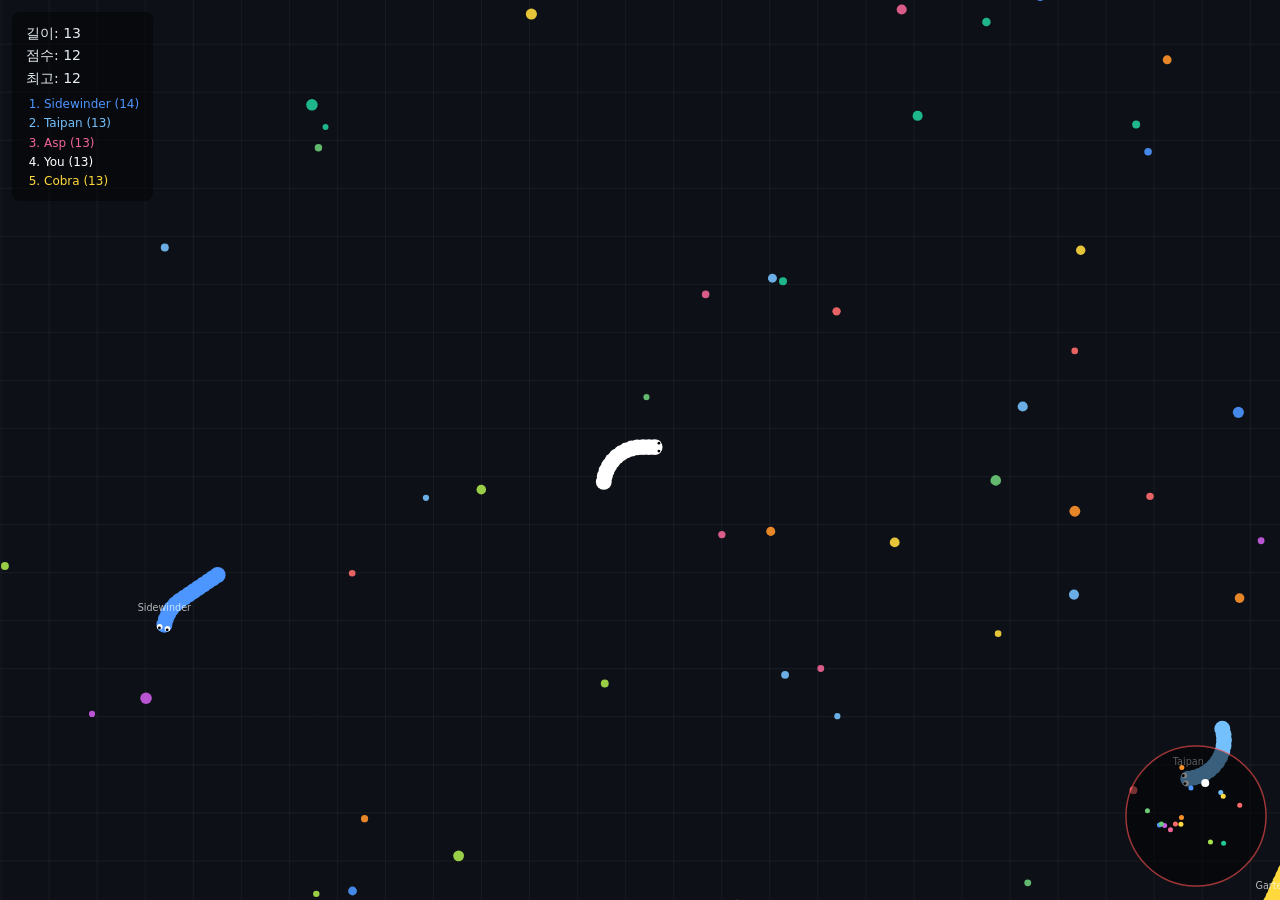
<file: game2/index.html>
<!DOCTYPE html>
<html lang="ko">
<head>
  <meta charset="UTF-8">
  <meta name="viewport" content="width=device-width, initial-scale=1.0">
  <title>Slither 지렁이 게임</title>
  <link rel="stylesheet" href="style.css">
</head>
<body>
  <canvas id="game"></canvas>

  <div id="hud">
    <div>길이: <span id="hud-length">0</span></div>
    <div>점수: <span id="hud-score">0</span></div>
    <div>최고: <span id="hud-high">0</span></div>
    <ol id="hud-rank"></ol>
  </div>

  <div id="overlay-start" class="overlay">
    <h1>지렁이 게임</h1>
    <p>마우스로 방향을 조작하고, 클릭 또는 스페이스로 부스트하세요.</p>
    <p>최고 점수: <span id="start-high">0</span></p>
    <button id="btn-start">시작</button>
  </div>

  <div id="overlay-over" class="overlay hidden">
    <h1>게임 오버</h1>
    <p>점수: <span id="over-score">0</span></p>
    <p id="over-newhigh" class="hidden">🎉 새로운 최고 기록!</p>
    <p>최고 점수: <span id="over-high">0</span></p>
    <button id="btn-restart">다시 시작</button>
  </div>

  <script type="module" src="js/main.js?v=1788845795"></script>
  <script src="js/__selftest.js?v=1788845795"></script>
</body>
</html>
</file>
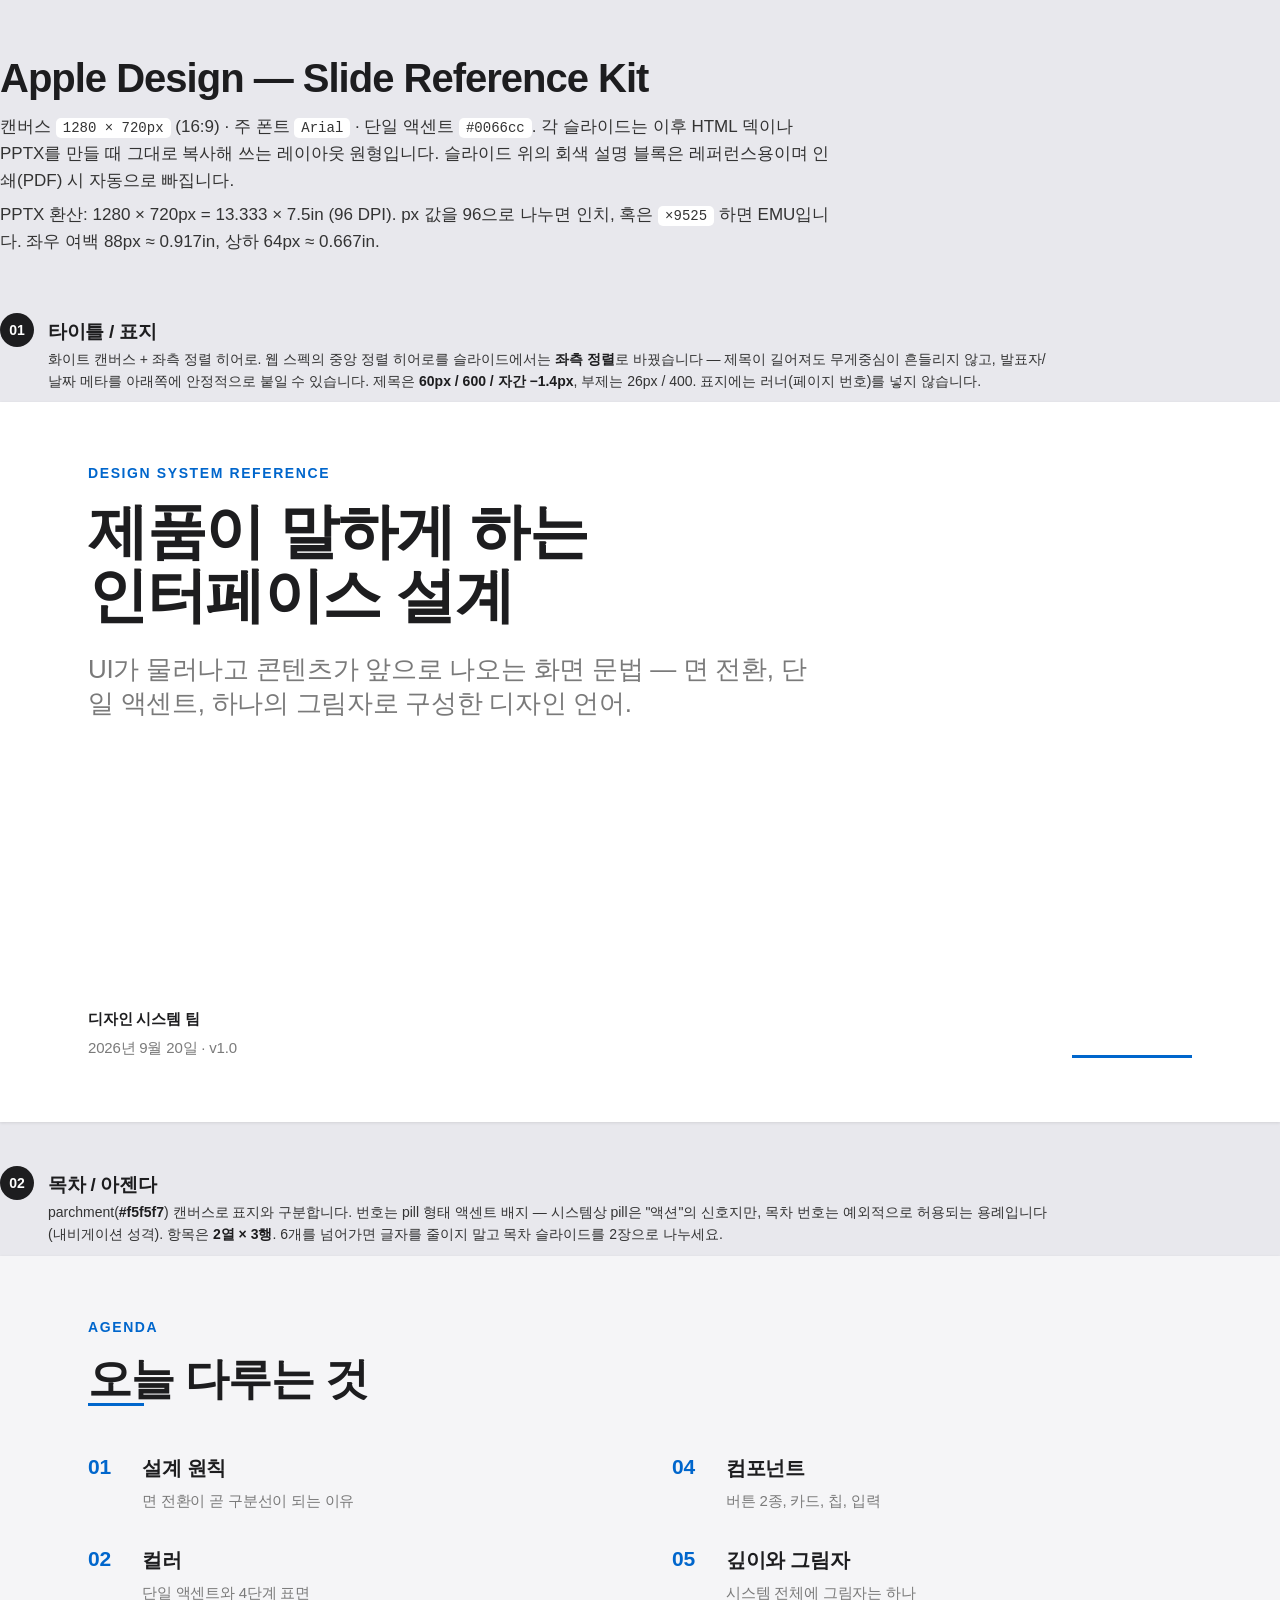
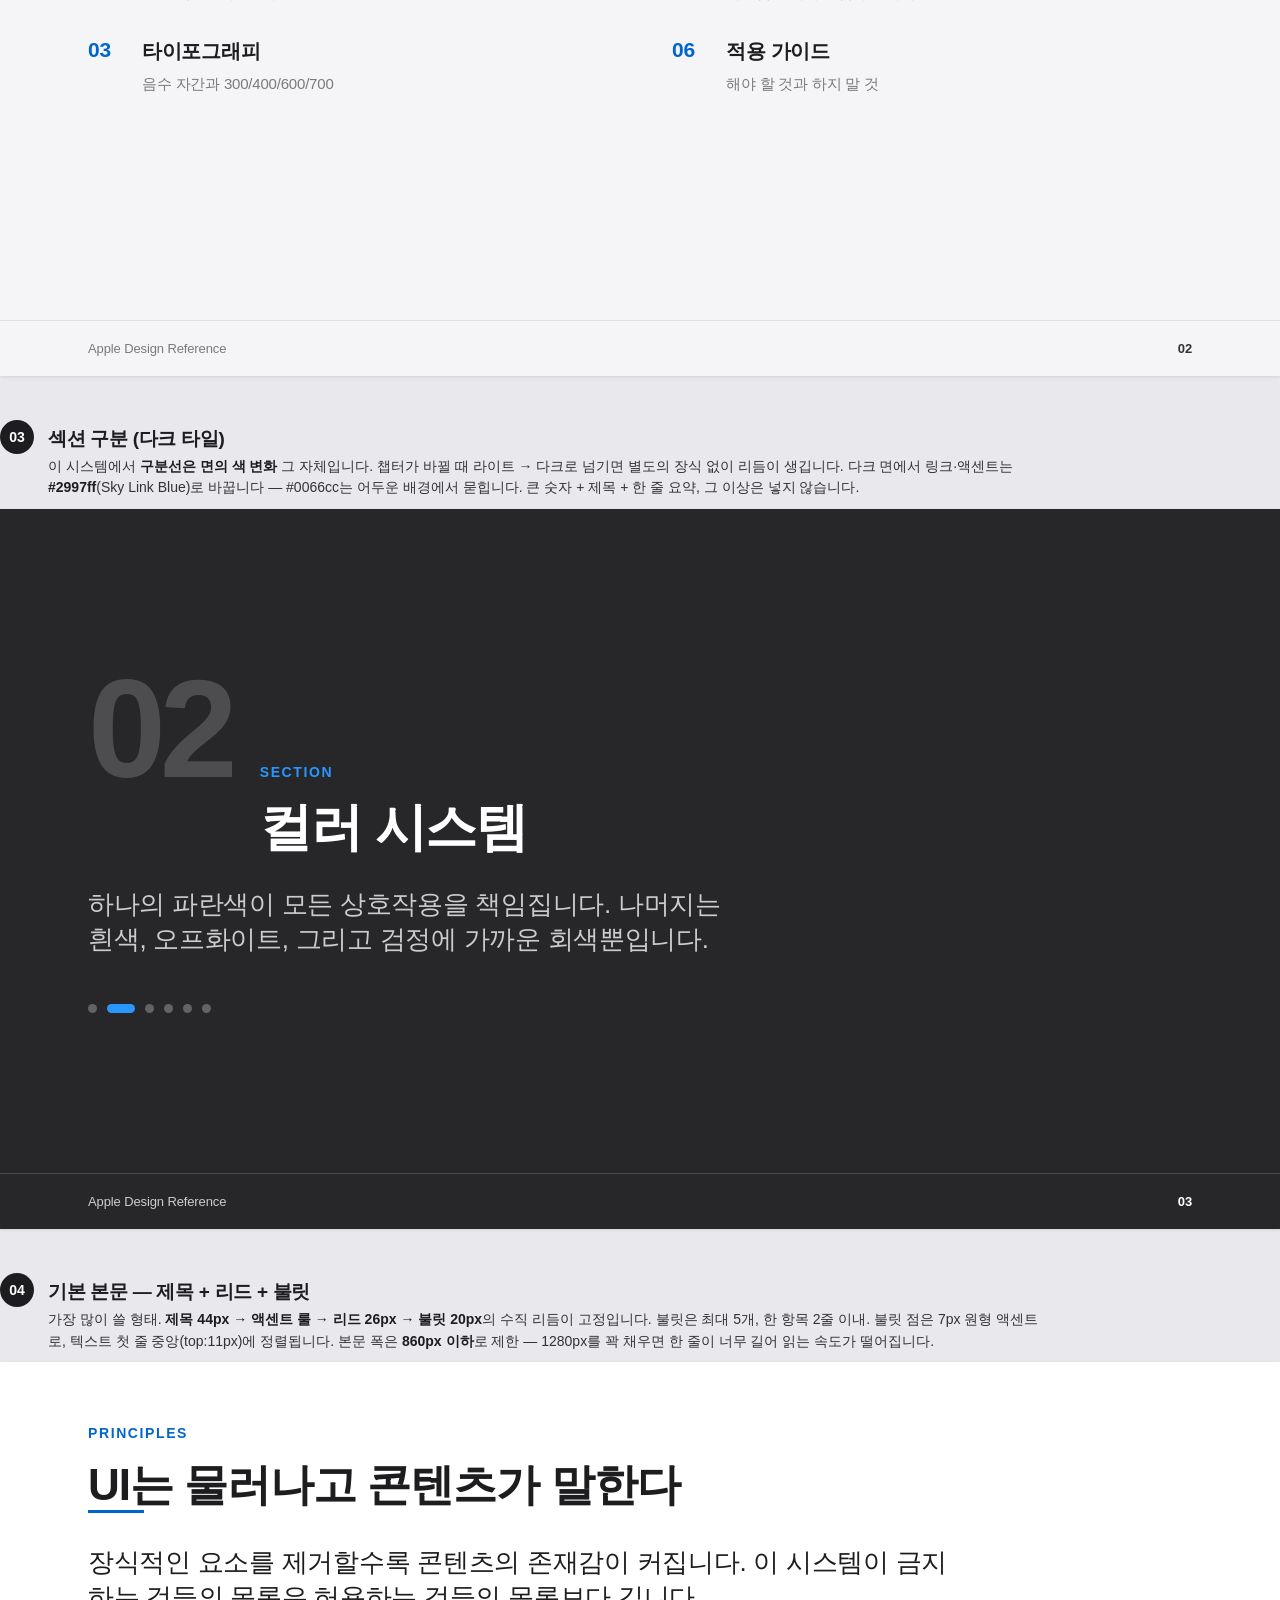
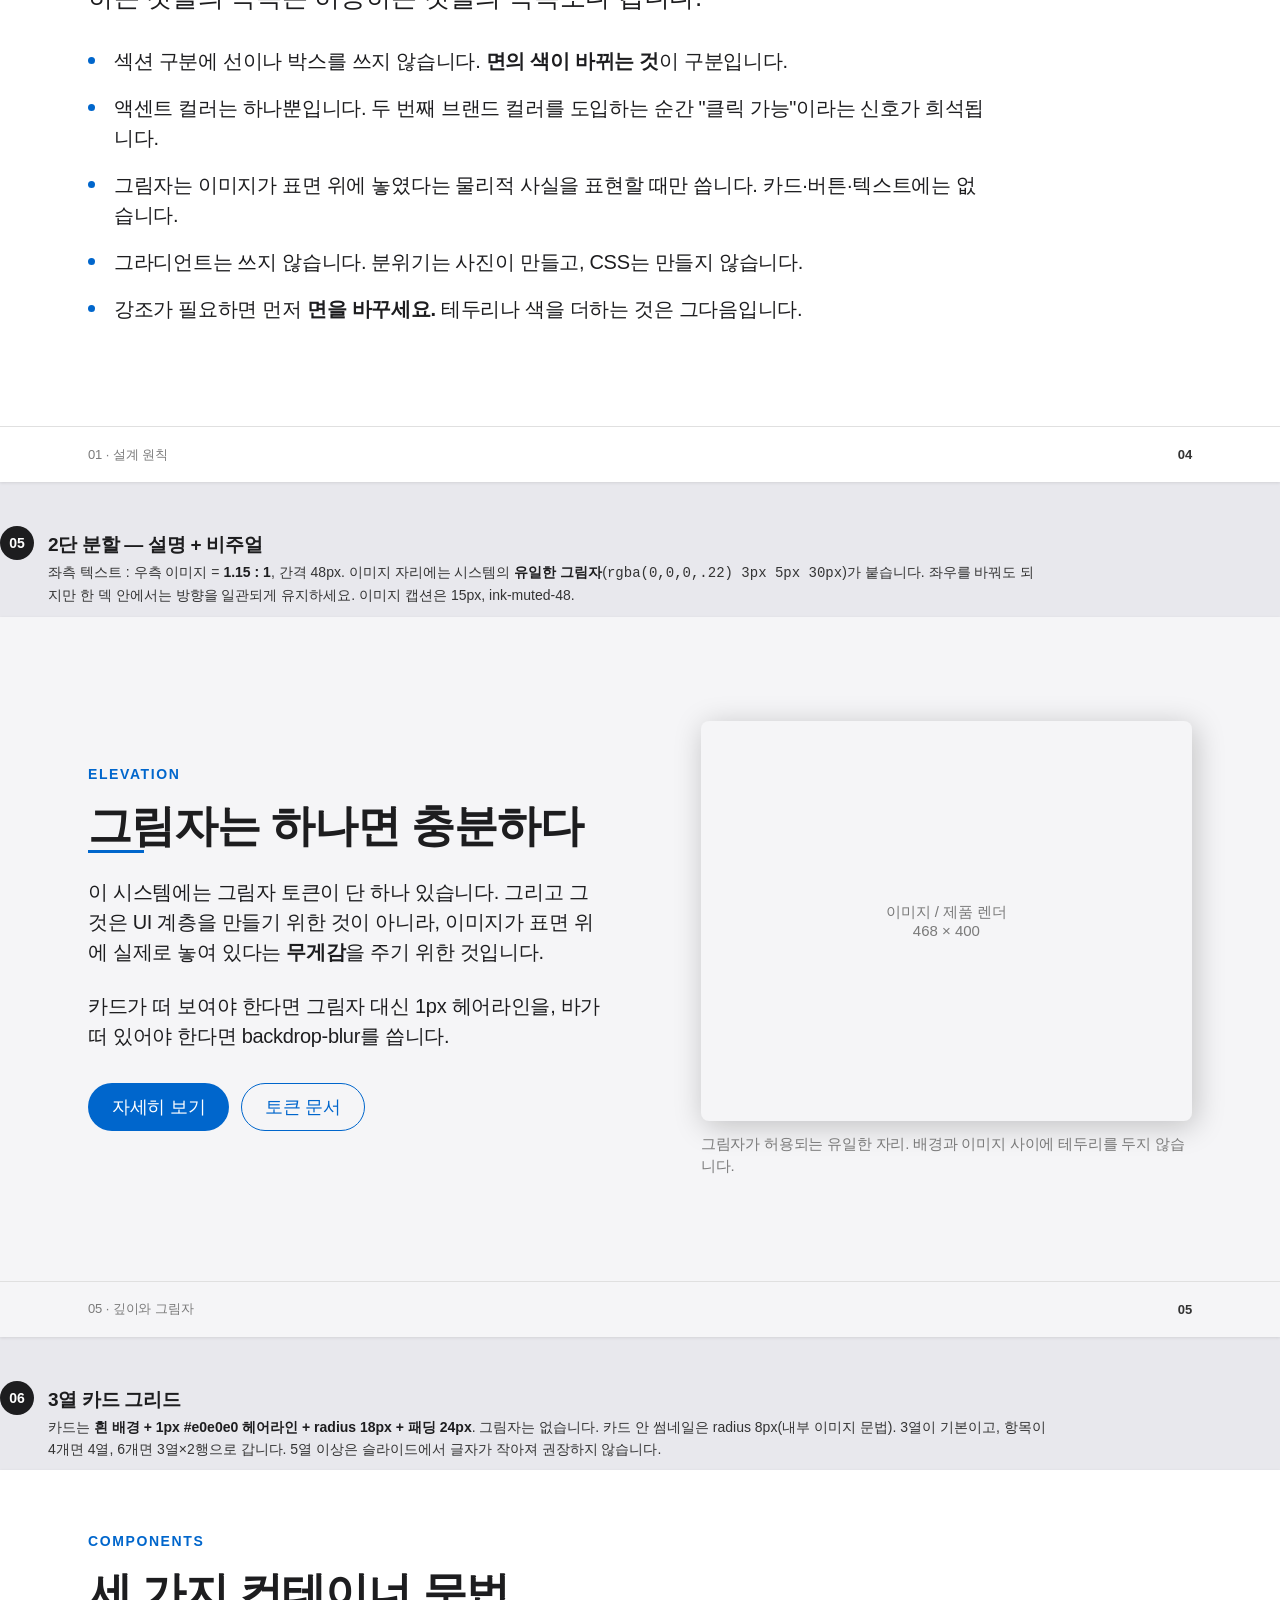
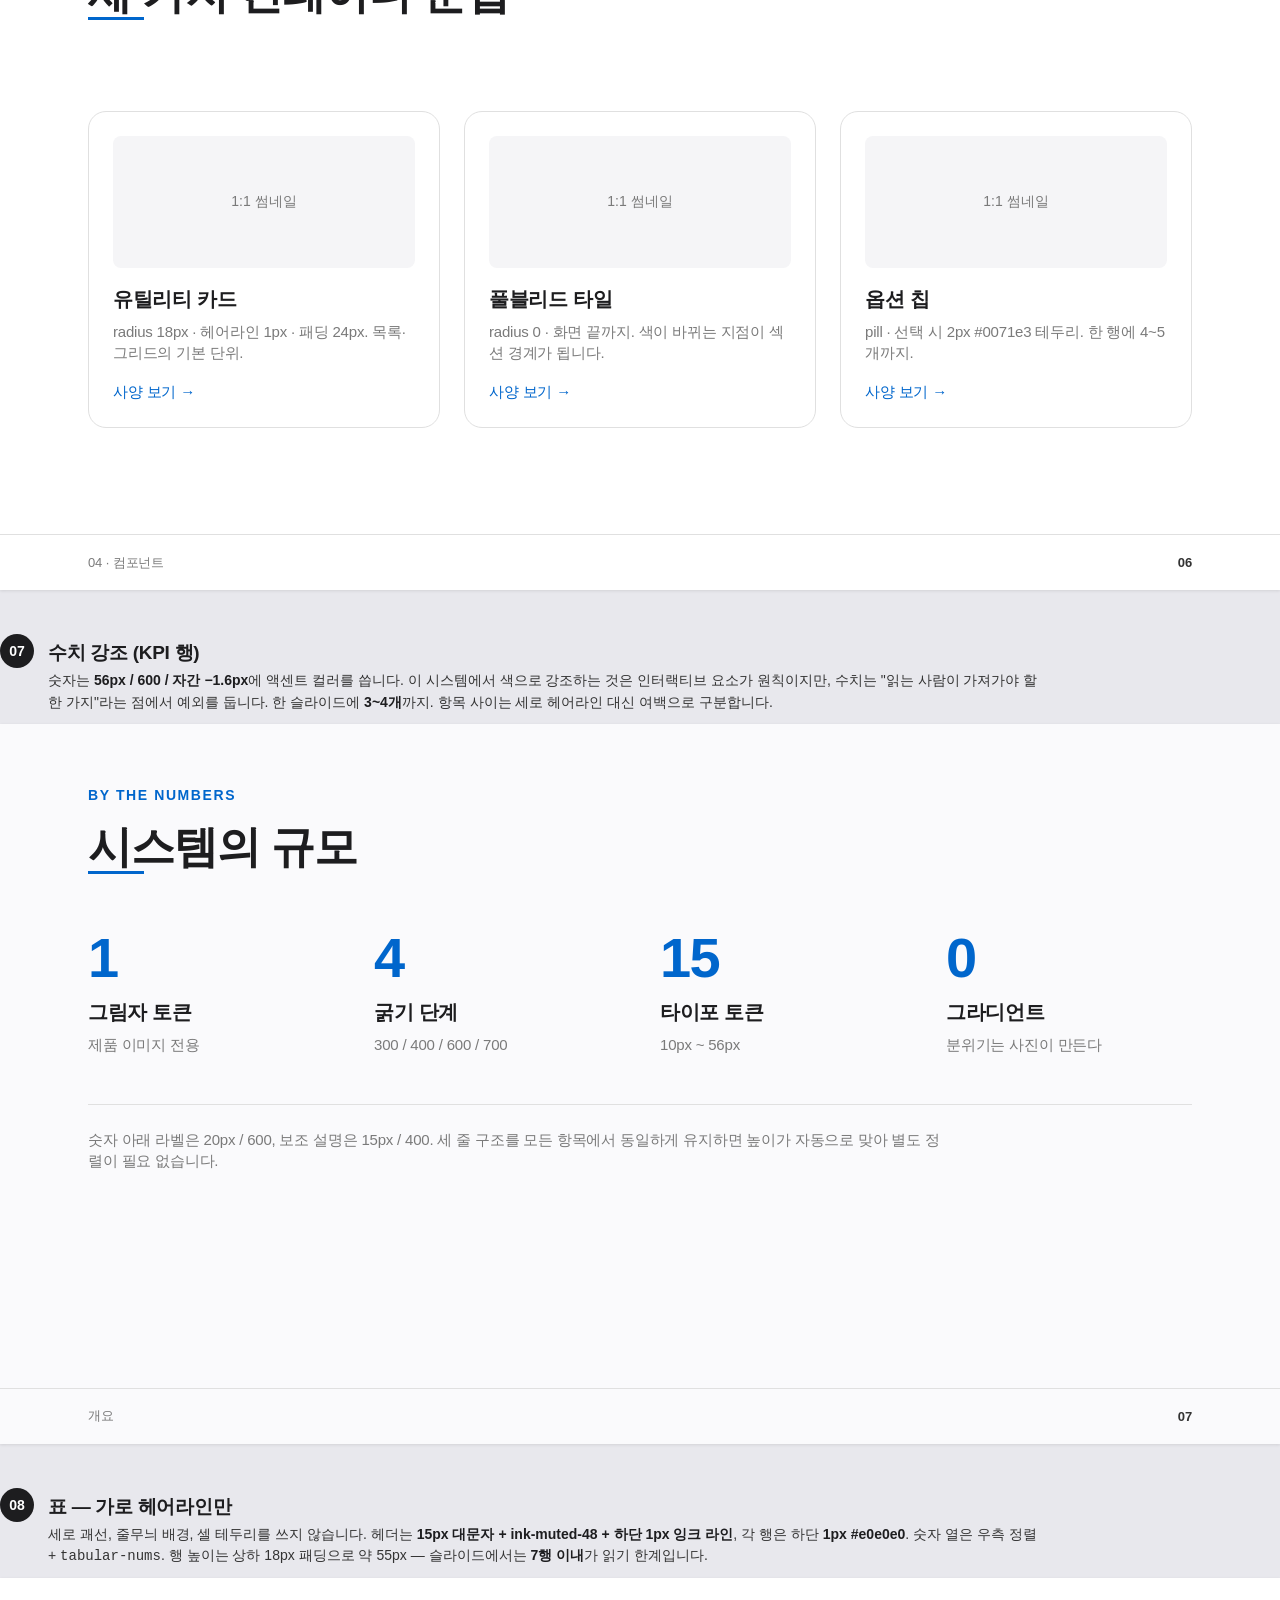
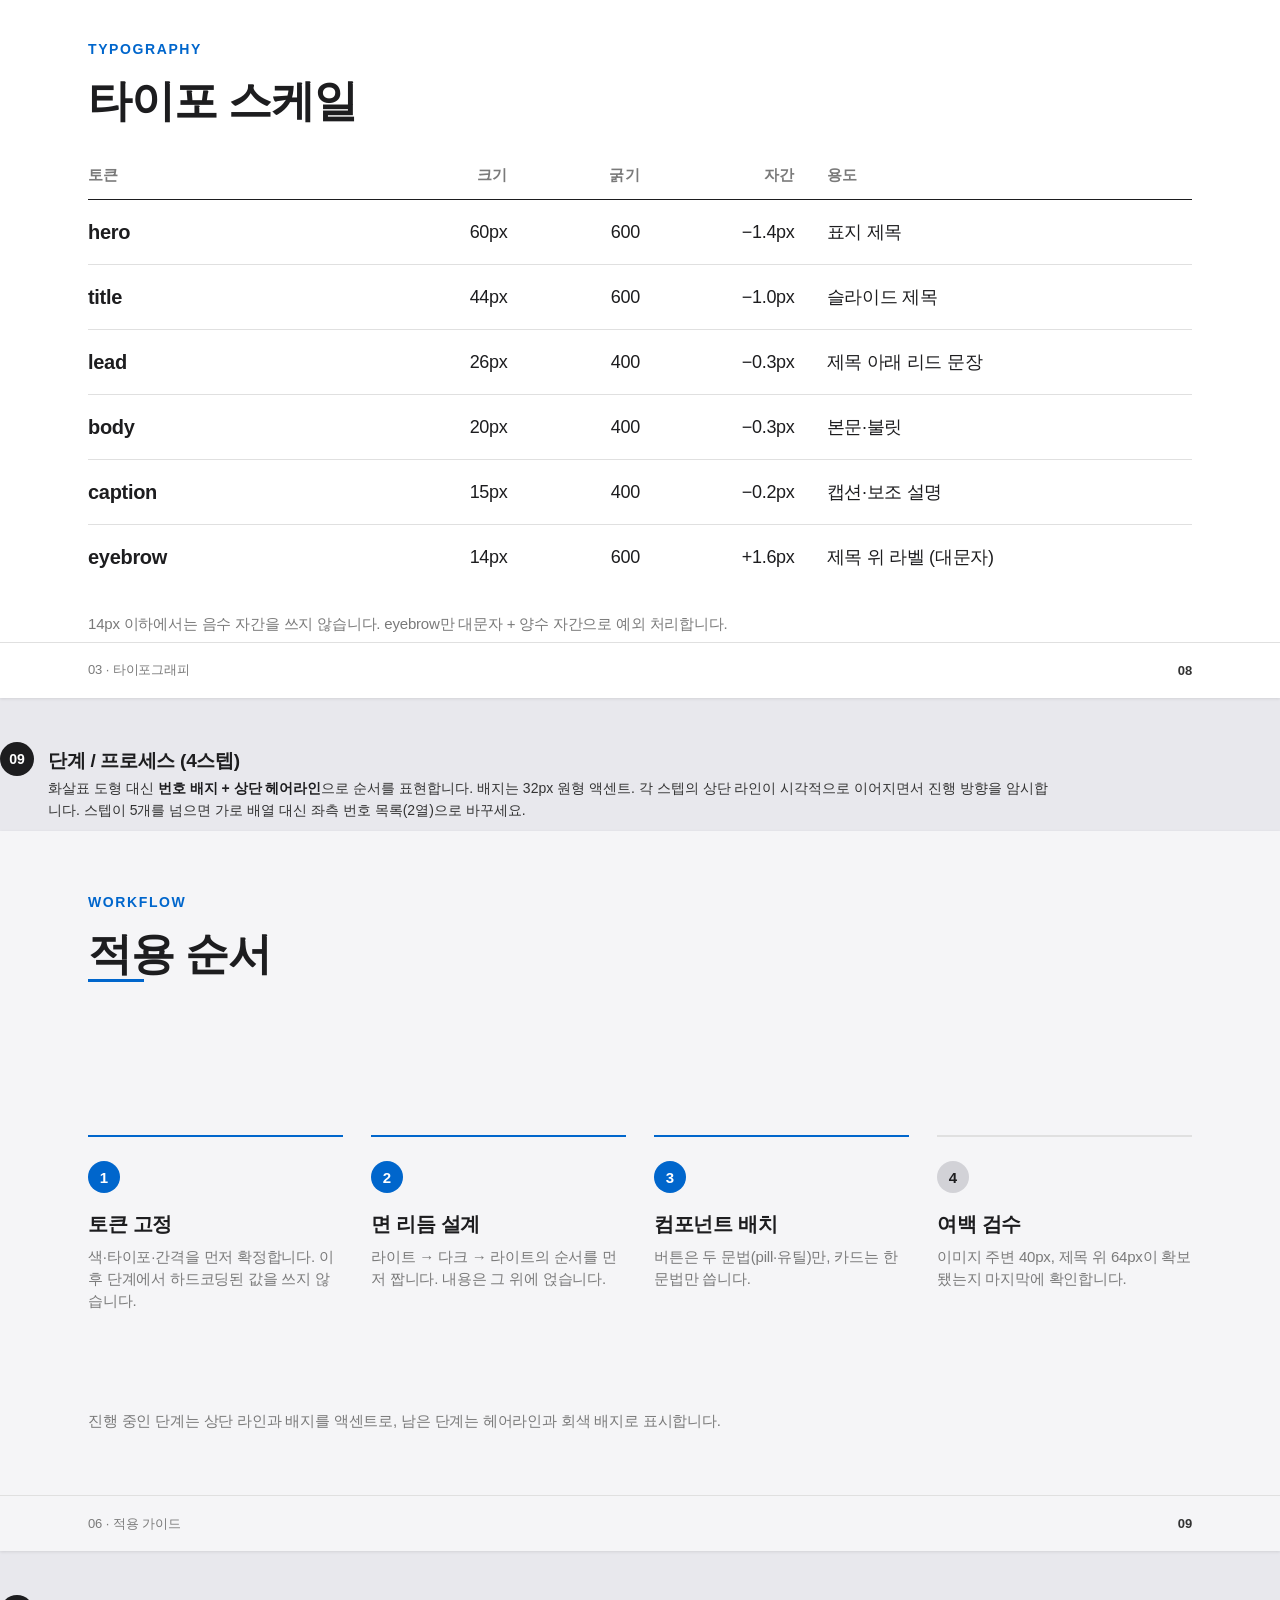
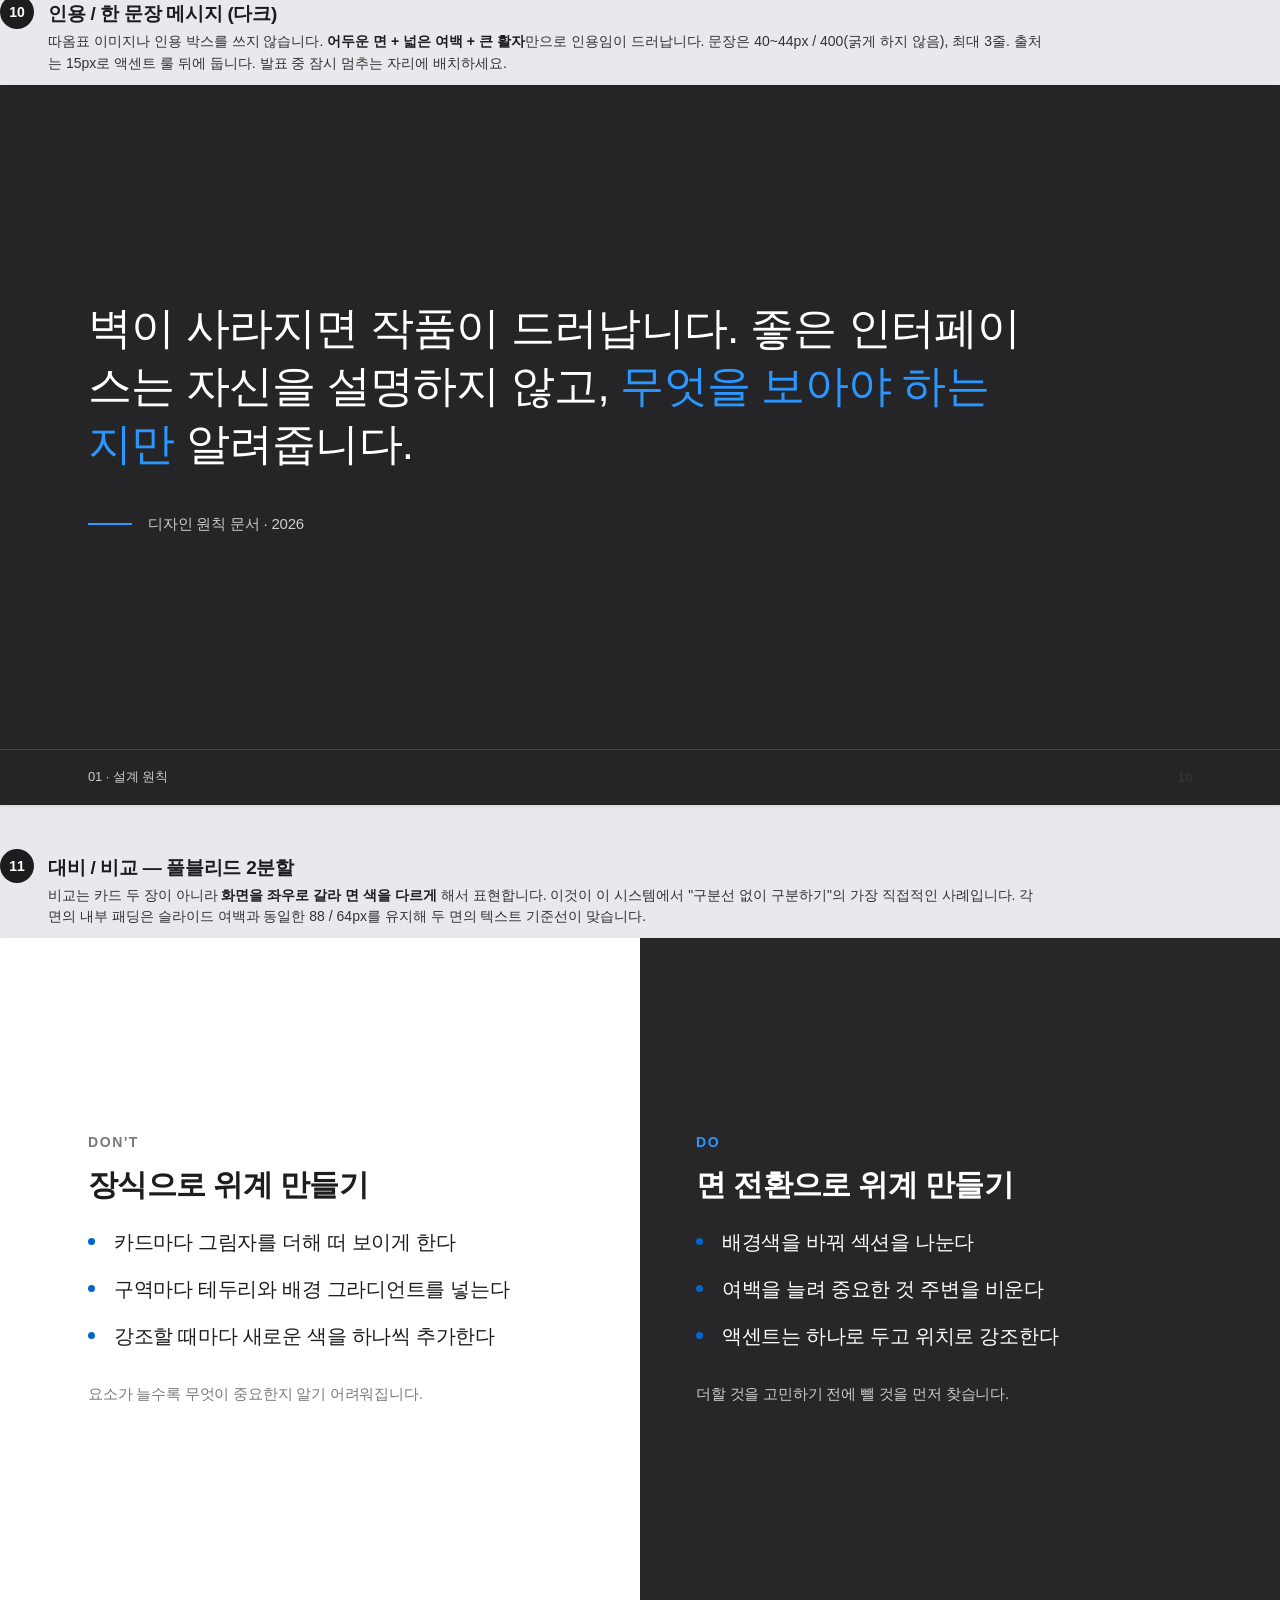
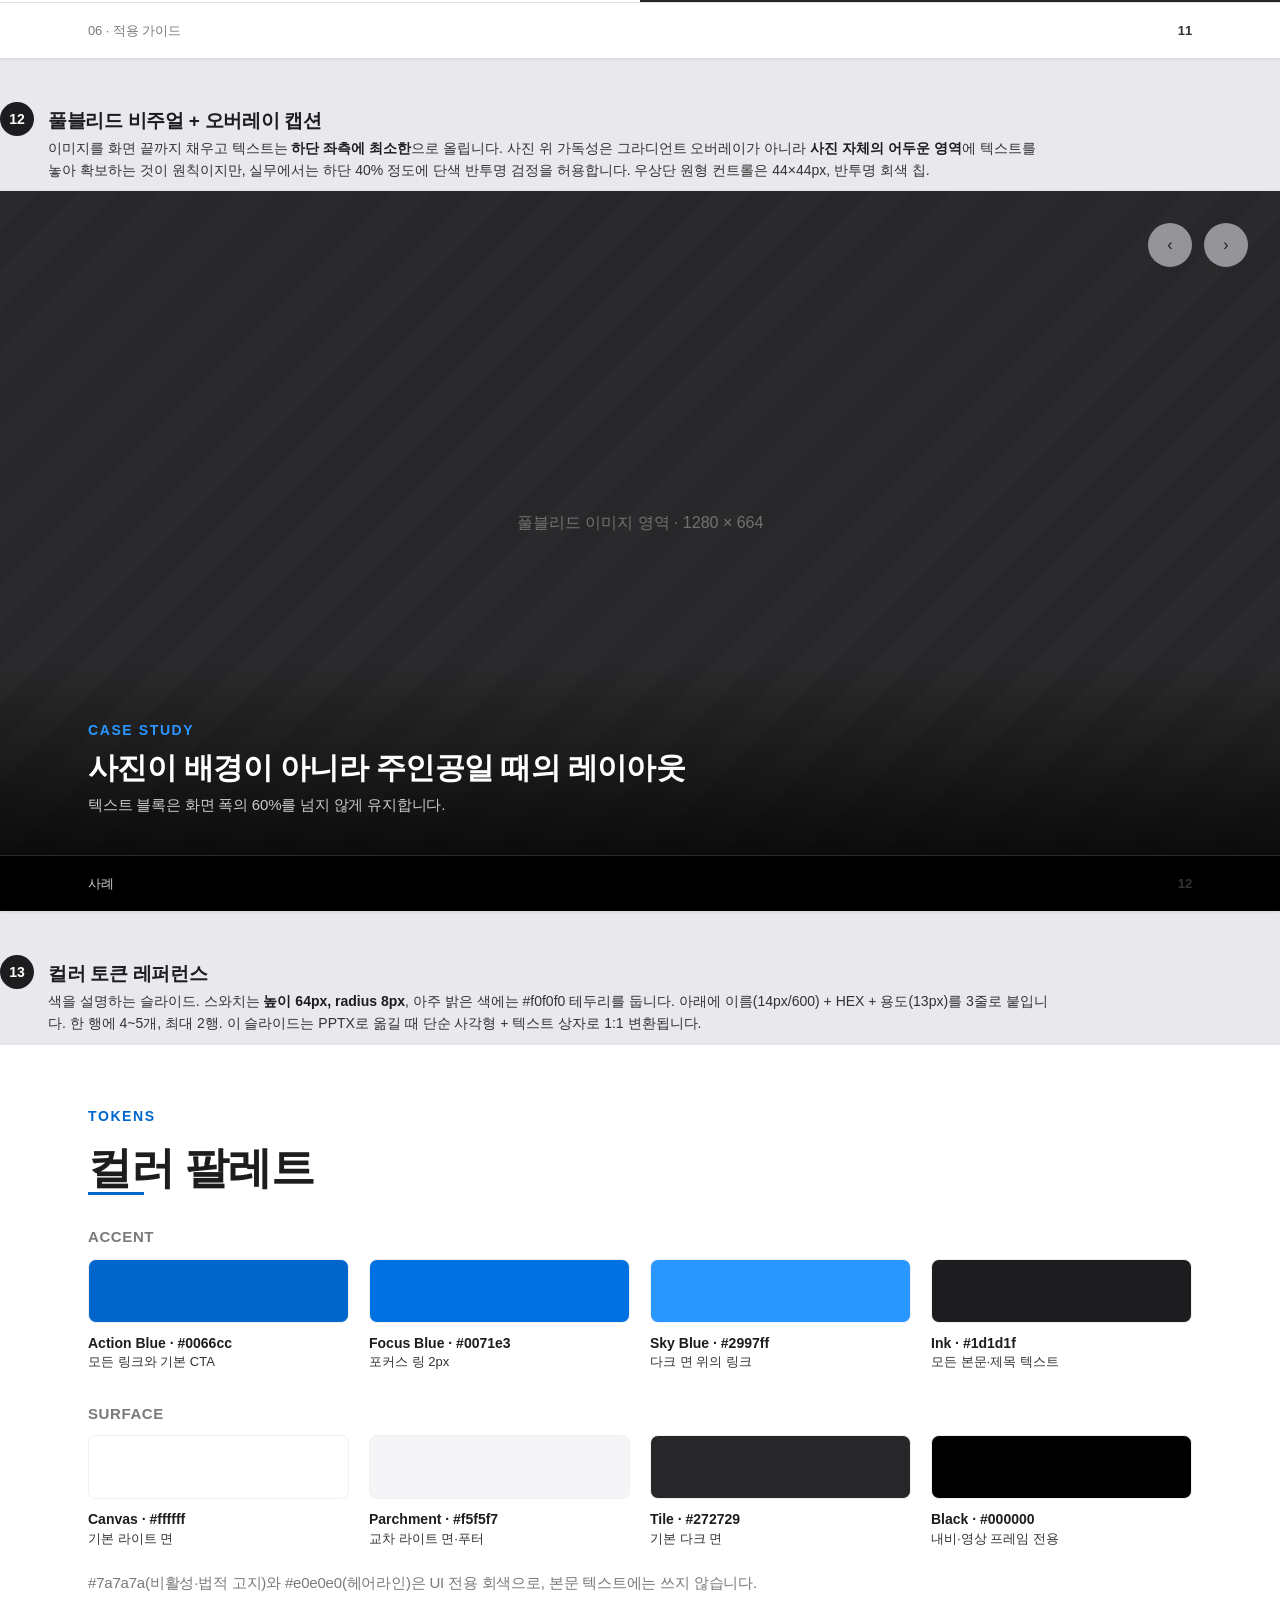
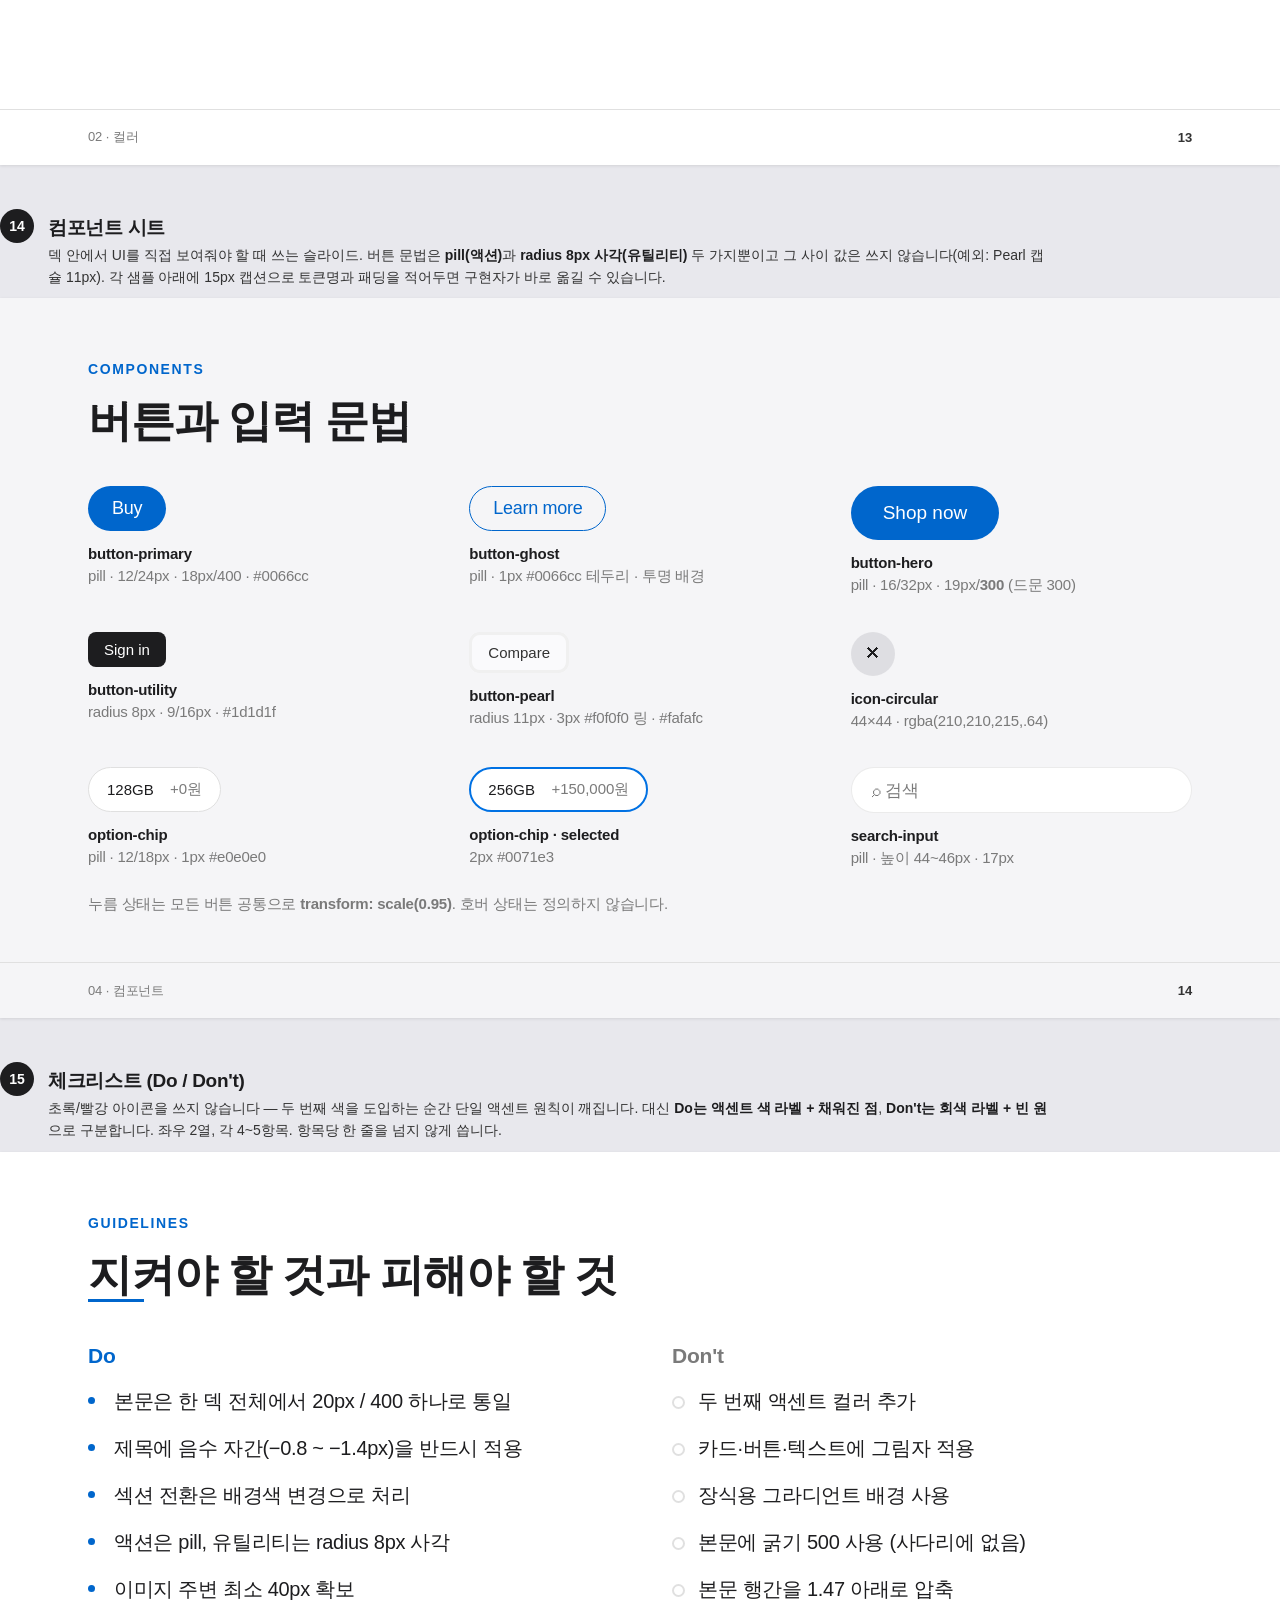
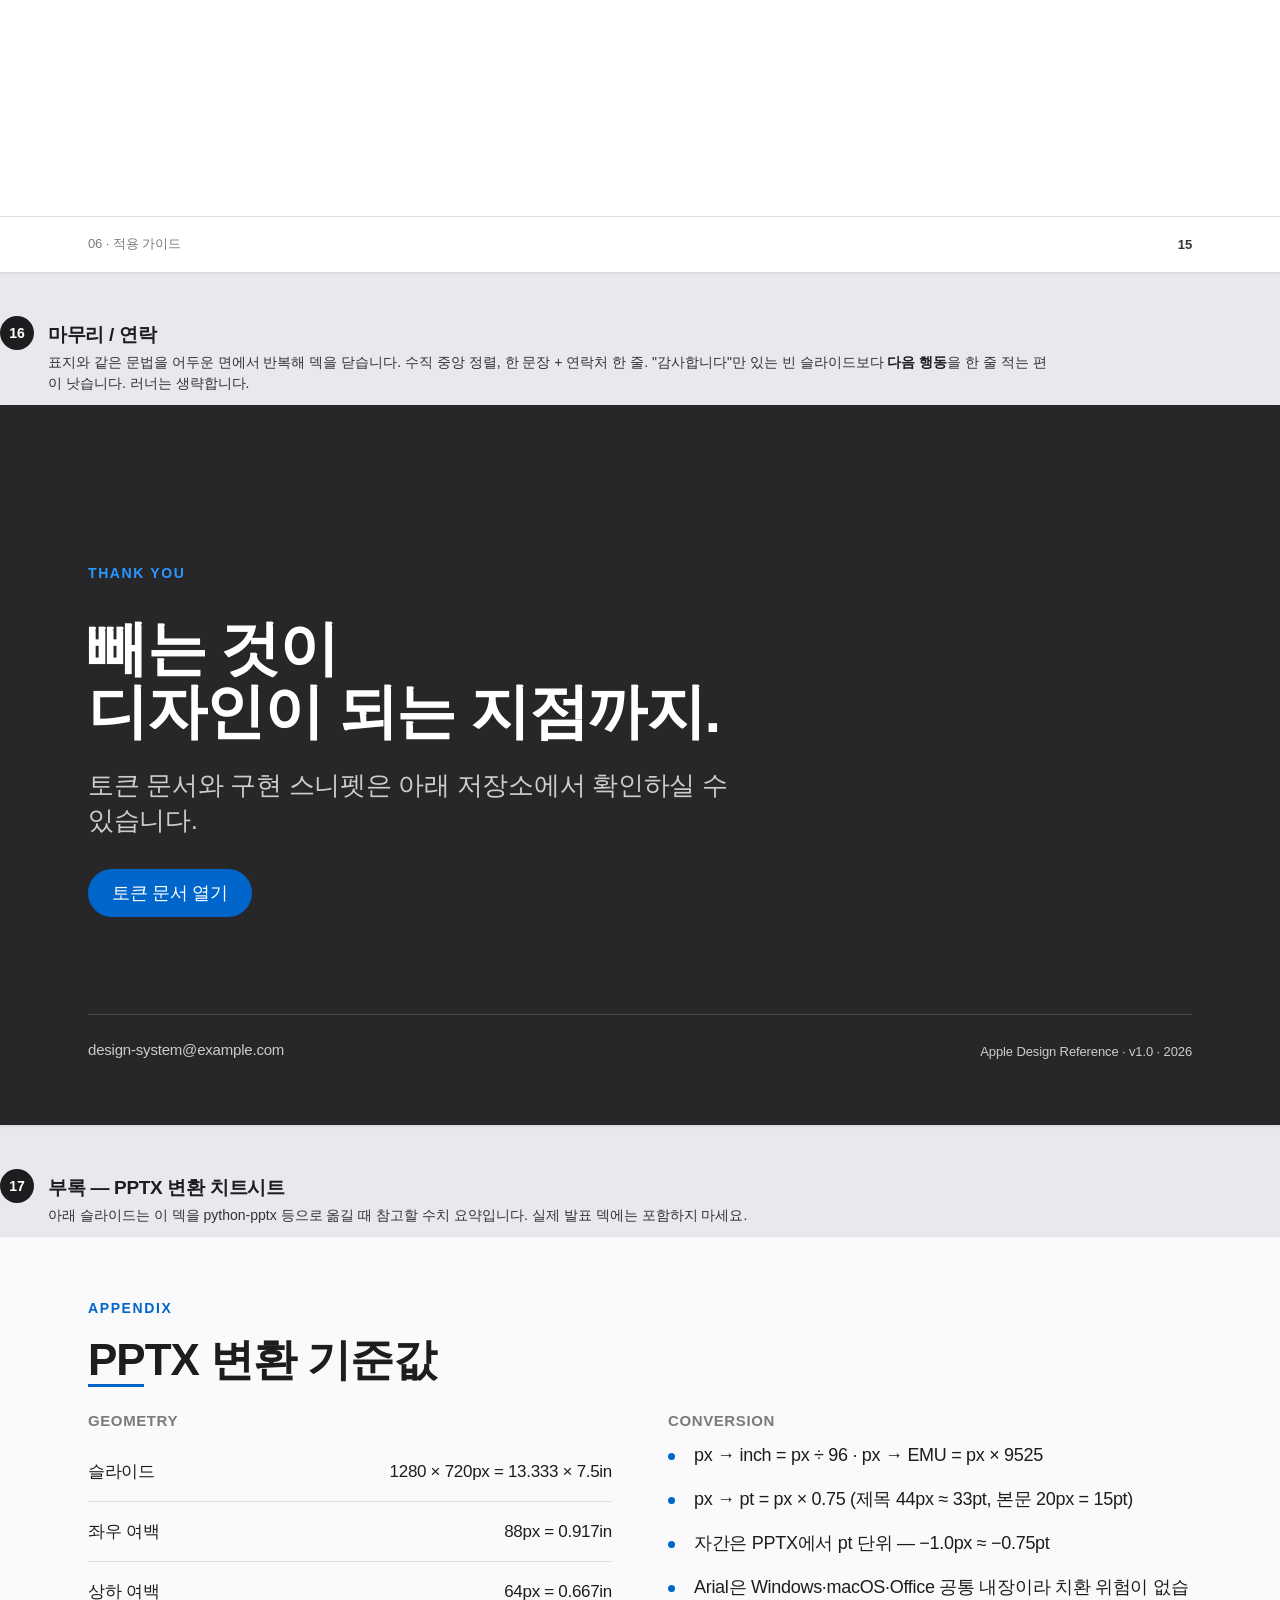
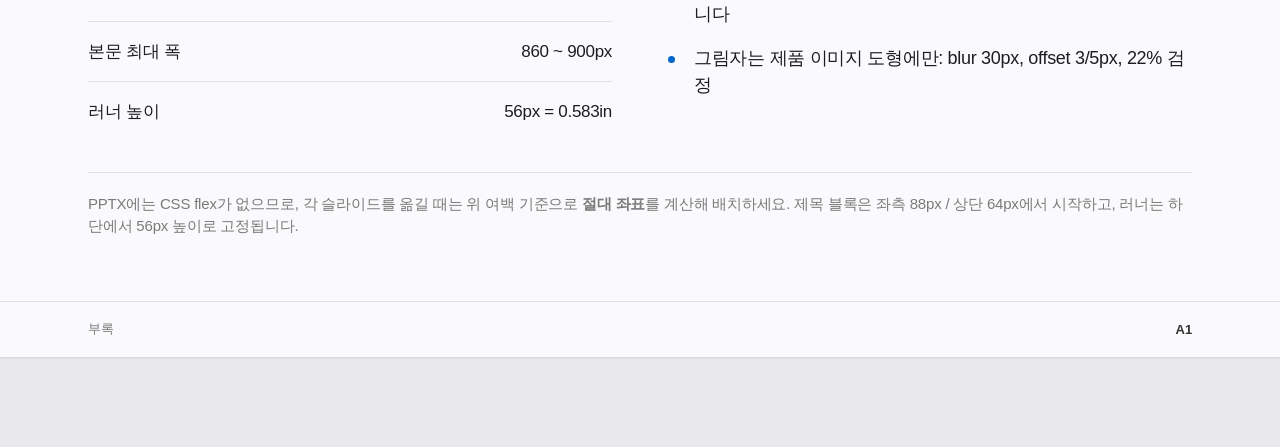
<file: skill-python/html-kit-to-pptx/slides-reference-apple.html>
<!DOCTYPE html>
<html lang="ko">
<head>
<meta charset="utf-8">
<meta name="viewport" content="width=device-width, initial-scale=1">
<title>Apple Design — Slide Reference Kit</title>
<!--
  ============================================================================
  Apple Design System → Presentation Slide Reference Kit
  ----------------------------------------------------------------------------
  Source spec : DESIGN-apple.md (Apple-design-analysis, alpha)
  Purpose     : 이후 HTML 슬라이드 / PPTX 생성을 위한 레퍼런스 모음집
  Canvas      : 1280 x 720 px (16:9). PPTX 13.333in x 7.5in = 96 DPI 1:1 매핑.
  Font        : Arial (주 폰트). SF Pro 대체. 디스플레이 사이즈에서 음수 자간 유지.
  ----------------------------------------------------------------------------
  원본 웹 스펙에서 의도적으로 조정한 부분 (슬라이드 목적에 맞춤):
   1) 타이포 스케일 +20~25% 상향. 웹 본문 17px → 슬라이드 본문 20px.
      (1280px 캔버스를 스크린/빔프로젝터에서 축소 투사하므로)
   2) 섹션 패딩 80px → 좌우 88px / 상하 64px. 화면비가 고정이라 세로 여백을 압축.
   3) 웹은 "타일 1개 = 1뷰포트"이지만 슬라이드는 설명이 목적이므로
      한 장에 헤드라인 + 리드 + 본문 블록까지 담는 밀도를 허용.
   4) 슬라이드 하단 러너(섹션명/페이지번호)를 추가. 웹 스펙에는 없는 요소.
   5) eyebrow(소제목 라벨)에 대문자 + 양수 자간 사용. 웹 스펙 이탈이나
      슬라이드에서는 계층 구분을 위해 필요.
  유지한 원칙:
   - 단일 액센트 #0066cc. 두 번째 브랜드 컬러 없음.
   - 그림자는 제품/이미지 영역에만 1종. 카드·버튼·텍스트에 그림자 금지.
   - 라이트 ↔ 다크 면 전환이 곧 구분선. 장식 테두리·그라디언트 없음.
   - 굵기 사다리 300 / 400 / 600 / 700. 500 미사용.
   - pill radius는 "액션"을 뜻하는 신호로만 사용.
  ============================================================================
-->
<style>
/* ============================================================
   1. TOKENS
   ============================================================ */
:root{
  /* --- color: brand & accent --- */
  --primary:#0066cc;          /* Action Blue — 모든 인터랙티브/강조 */
  --primary-focus:#0071e3;    /* Focus ring */
  --primary-on-dark:#2997ff;  /* 다크 면 위의 링크/강조 */

  /* --- color: text --- */
  --ink:#1d1d1f;
  --ink-muted-80:#333333;
  --ink-muted-48:#7a7a7a;
  --on-dark:#ffffff;
  --body-muted:#cccccc;

  /* --- color: surface --- */
  --canvas:#ffffff;
  --parchment:#f5f5f7;
  --pearl:#fafafc;
  --tile-1:#272729;
  --tile-2:#2a2a2c;
  --tile-3:#252527;
  --black:#000000;
  --chip:#d2d2d7;

  /* --- color: line --- */
  --divider-soft:#f0f0f0;
  --hairline:#e0e0e0;
  --hairline-on-dark:rgba(255,255,255,.16);

  /* --- radius --- */
  --r-xs:5px; --r-sm:8px; --r-md:11px; --r-lg:18px; --r-pill:9999px;

  /* --- spacing --- */
  --s-xxs:4px; --s-xs:8px; --s-sm:12px; --s-md:17px;
  --s-lg:24px; --s-xl:32px; --s-xxl:48px; --s-section:64px;

  /* --- slide geometry --- */
  --slide-w:1280px; --slide-h:720px;
  --pad-x:88px; --pad-y:64px;

  /* --- the one and only shadow (제품/이미지 전용) --- */
  --shadow-product:rgba(0,0,0,.22) 3px 5px 30px 0;

  /* --- font --- */
  --font:Arial, "Helvetica Neue", Helvetica, sans-serif;
}

/* ============================================================
   2. SLIDE TYPE SCALE  (웹 토큰 → 슬라이드 환산)
   web hero-display 56 → slide-hero 60
   web display-lg   40 → slide-title 44
   web lead         28 → slide-lead 26
   web body         17 → slide-body 20
   web caption      14 → slide-caption 15
   ============================================================ */
.t-hero    {font-size:60px; font-weight:600; line-height:1.06; letter-spacing:-1.4px;}
.t-title   {font-size:44px; font-weight:600; line-height:1.12; letter-spacing:-1.0px;}
.t-section {font-size:52px; font-weight:600; line-height:1.08; letter-spacing:-1.2px;}
.t-sub     {font-size:30px; font-weight:600; line-height:1.24; letter-spacing:-0.6px;}
.t-lead    {font-size:26px; font-weight:400; line-height:1.34; letter-spacing:-0.3px;}
.t-airy    {font-size:24px; font-weight:300; line-height:1.5; letter-spacing:0;}
.t-tagline {font-size:21px; font-weight:600; line-height:1.24; letter-spacing:-0.2px;}
.t-body    {font-size:20px; font-weight:400; line-height:1.5; letter-spacing:-0.3px;}
.t-strong  {font-size:20px; font-weight:600; line-height:1.4; letter-spacing:-0.3px;}
.t-caption {font-size:15px; font-weight:400; line-height:1.45; letter-spacing:-0.2px;}
.t-capstr  {font-size:15px; font-weight:600; line-height:1.3; letter-spacing:-0.2px;}
.t-fine    {font-size:13px; font-weight:400; line-height:1.3; letter-spacing:-0.12px;}
.t-eyebrow {font-size:14px; font-weight:600; line-height:1; letter-spacing:1.6px; text-transform:uppercase;}

/* ============================================================
   3. PAGE CHROME (레퍼런스 문서 전용 — 슬라이드 산출물에는 불포함)
   ============================================================ */
*{box-sizing:border-box;}
html,body{margin:0;padding:0;}
body{
  font-family:var(--font);
  background:#e8e8ed;
  color:var(--ink);
  -webkit-font-smoothing:antialiased;
}
.doc-head{
  max-width:var(--slide-w); margin:0 auto; padding:56px 0 8px;
}
.doc-head h1{font-size:40px;font-weight:600;letter-spacing:-1px;margin:0 0 12px;}
.doc-head p{font-size:17px;line-height:1.6;color:var(--ink-muted-80);margin:0 0 6px;max-width:840px;}
.doc-head code{background:#fff;padding:2px 7px;border-radius:var(--r-xs);font-size:14px;}

.spec{
  max-width:var(--slide-w); margin:44px auto 10px;
  display:flex; align-items:flex-start; gap:14px;
}
.spec .no{
  flex:none; width:34px; height:34px; border-radius:var(--r-pill);
  background:var(--ink); color:#fff; font-size:14px; font-weight:600;
  display:flex; align-items:center; justify-content:center;
}
.spec .txt h3{margin:6px 0 4px; font-size:19px; font-weight:600; letter-spacing:-.3px;}
.spec .txt p{margin:0; font-size:14px; line-height:1.55; color:var(--ink-muted-80); max-width:1000px;}
.spec .txt p b{font-weight:600; color:var(--ink);}

/* ============================================================
   4. SLIDE FRAME
   ============================================================ */
.slide{
  position:relative;
  width:var(--slide-w); height:var(--slide-h);
  margin:0 auto 12px;
  overflow:hidden;
  background:var(--canvas); color:var(--ink);
  display:flex; flex-direction:column;
}
.slide--parchment{background:var(--parchment);}
.slide--pearl{background:var(--pearl);}
.slide--dark  {background:var(--tile-1); color:var(--on-dark);}
.slide--dark2 {background:var(--tile-2); color:var(--on-dark);}
.slide--dark3 {background:var(--tile-3); color:var(--on-dark);}
.slide--black {background:var(--black);  color:var(--on-dark);}

/* 본문 영역: 좌우 88 / 상하 64 */
.stage{
  flex:1 1 auto; min-height:0;
  padding:var(--pad-y) var(--pad-x);
  display:flex; flex-direction:column;
}
.stage--bleed{padding:0;}
.stage--center{align-items:center; justify-content:center; text-align:center;}
.stage--mid{justify-content:center;}

/* 하단 러너 — 섹션명 + 페이지 번호 */
.runner{
  flex:none; height:56px; padding:0 var(--pad-x);
  display:flex; align-items:center; justify-content:space-between;
  border-top:1px solid var(--hairline);
  color:var(--ink-muted-48);
  font-size:13px; letter-spacing:-.12px;
}
.slide--dark .runner,.slide--dark2 .runner,.slide--dark3 .runner,.slide--black .runner{
  border-top-color:var(--hairline-on-dark); color:var(--body-muted);
}
.runner .pg{font-weight:600; color:var(--ink-muted-80);}
.slide--dark .runner .pg{color:#fff;}

/* ============================================================
   5. PRIMITIVES
   ============================================================ */
.eyebrow{color:var(--primary); margin:0 0 20px;}
.slide--dark .eyebrow,.slide--dark2 .eyebrow,.slide--dark3 .eyebrow,.slide--black .eyebrow{color:var(--primary-on-dark);}
.muted{color:var(--ink-muted-48);}
.slide--dark .muted,.slide--dark2 .muted,.slide--dark3 .muted,.slide--black .muted{color:var(--body-muted);}
.accent{color:var(--primary);}
.slide--dark .accent,.slide--dark2 .accent,.slide--dark3 .accent,.slide--black .accent{color:var(--primary-on-dark);}
h1,h2,h3,h4,p,ul,ol{margin:0;}
.mt-xs{margin-top:var(--s-xs);} .mt-sm{margin-top:var(--s-sm);}
.mt-md{margin-top:var(--s-md);} .mt-lg{margin-top:var(--s-lg);}
.mt-xl{margin-top:var(--s-xl);} .mt-xxl{margin-top:var(--s-xxl);}

/* 헤드라인 아래 짧은 액센트 룰 — 웹 스펙엔 없으나 슬라이드 제목 앵커로 사용 */
.rule{width:56px; height:3px; background:var(--primary); border:0; margin:0 0 var(--s-lg);}
.slide--dark .rule{background:var(--primary-on-dark);}

/* 버튼 문법 2종: pill(액션) / sm rect(유틸) */
.btn{display:inline-flex; align-items:center; justify-content:center;
     font-family:var(--font); border:0; cursor:default; white-space:nowrap;}
.btn-primary{background:var(--primary); color:#fff; border-radius:var(--r-pill);
             padding:12px 24px; font-size:18px; font-weight:400; letter-spacing:-.3px;}
.btn-ghost{background:transparent; color:var(--primary); border:1px solid var(--primary);
           border-radius:var(--r-pill); padding:11px 23px; font-size:18px; letter-spacing:-.3px;}
.slide--dark .btn-ghost{color:var(--primary-on-dark); border-color:var(--primary-on-dark);}
.btn-hero{background:var(--primary); color:#fff; border-radius:var(--r-pill);
          padding:16px 32px; font-size:19px; font-weight:300;}
.btn-utility{background:var(--ink); color:#fff; border-radius:var(--r-sm);
             padding:9px 16px; font-size:15px;}
.btn-pearl{background:var(--pearl); color:var(--ink-muted-80); border:3px solid var(--divider-soft);
           border-radius:var(--r-md); padding:9px 16px; font-size:15px;}
.btn-circle{width:44px;height:44px;border-radius:var(--r-pill);
            background:rgba(210,210,215,.64); color:var(--ink); font-size:16px;}

/* 카드 — hairline 1px, radius 18, 그림자 없음 */
.card{background:var(--canvas); border:1px solid var(--hairline);
      border-radius:var(--r-lg); padding:var(--s-lg);}
.slide--dark .card{background:var(--tile-2); border-color:var(--hairline-on-dark);}
.card-thumb{border-radius:var(--r-sm); background:var(--parchment); width:100%;
            display:flex; align-items:center; justify-content:center; color:var(--ink-muted-48);}

/* chip / pill */
.chip{display:inline-flex; align-items:center; gap:8px;
      background:var(--canvas); border:1px solid var(--hairline);
      border-radius:var(--r-pill); padding:12px 18px; font-size:15px;}
.chip--selected{border:2px solid var(--primary-focus); padding:11px 17px;}

/* 이미지/제품 플레이스홀더 — 시스템 내 유일한 그림자가 붙는 자리 */
.figure{background:var(--parchment); border-radius:var(--r-sm);
        box-shadow:var(--shadow-product);
        display:flex; align-items:center; justify-content:center;
        color:var(--ink-muted-48); font-size:15px; text-align:center;}
.slide--dark .figure{background:var(--tile-3); color:var(--body-muted);}

/* 리스트 — 불릿은 액센트 점, 들여쓰기 고정 */
.list{list-style:none; padding:0;}
.list li{position:relative; padding-left:26px; margin-bottom:var(--s-md);}
.list li:last-child{margin-bottom:0;}
.list li::before{content:""; position:absolute; left:0; top:11px;
                 width:7px; height:7px; border-radius:var(--r-pill); background:var(--primary);}
.slide--dark .list li::before{background:var(--primary-on-dark);}
/* Don't 열 — 색을 추가하지 않고 빈 회색 원으로만 대비 */
.list--dont li::before{background:transparent; border:2px solid var(--hairline);
                       width:9px; height:9px; top:10px;}
.list--num{counter-reset:n;}
.list--num li{padding-left:44px; counter-increment:n;}
.list--num li::before{content:counter(n); width:28px; height:28px; top:2px;
  background:var(--primary); color:#fff; font-size:14px; font-weight:600;
  display:flex; align-items:center; justify-content:center; border-radius:var(--r-pill);}

/* grid helpers */
.grid{display:grid; gap:var(--s-lg);}
.g2{grid-template-columns:repeat(2,1fr);}
.g3{grid-template-columns:repeat(3,1fr);}
.g4{grid-template-columns:repeat(4,1fr);}
.split{display:grid; grid-template-columns:1fr 1fr; gap:var(--s-xxl); flex:1; min-height:0; align-items:center;}
.split--55{grid-template-columns:1.15fr 1fr;}
.split--37{grid-template-columns:.8fr 1.2fr;}

/* table — 가로 헤어라인만. 세로선·줄무늬 없음 */
.tbl{width:100%; border-collapse:collapse; font-size:18px;}
.tbl th{text-align:left; font-weight:600; font-size:15px; letter-spacing:.4px;
        text-transform:uppercase; color:var(--ink-muted-48);
        padding:0 16px 14px 0; border-bottom:1px solid var(--ink);}
.tbl td{padding:18px 16px 18px 0; border-bottom:1px solid var(--hairline); letter-spacing:-.3px;}
.tbl tr:last-child td{border-bottom:0;}
.tbl .num{font-variant-numeric:tabular-nums; text-align:right; padding-right:0;}
.tbl th.num{text-align:right; padding-right:0;}

/* stat */
.stat .v{font-size:56px; font-weight:600; letter-spacing:-1.6px; line-height:1; color:var(--primary);}
.slide--dark .stat .v{color:var(--primary-on-dark);}
.stat .k{margin-top:12px;}

/* swatch (토큰 레퍼런스 슬라이드용) */
.sw{border-radius:var(--r-sm); height:64px; border:1px solid var(--divider-soft);}
.sw-row{font-size:13px; line-height:1.45; margin-top:10px; color:var(--ink-muted-80);}
.sw-row b{display:block; font-size:14px; color:var(--ink);}

/* 진행 표시 점 — 섹션 구분 슬라이드용 */
.dots{display:flex; gap:10px; align-items:center;}
.dots i{width:9px;height:9px;border-radius:var(--r-pill);background:rgba(255,255,255,.28);display:block;}
.dots i.on{background:var(--primary-on-dark); width:28px;}

/* ============================================================
   6. PRINT / PDF — 1슬라이드 = 1페이지
   ============================================================ */
@page{size:1280px 720px; margin:0;}
@media print{
  body{background:#fff;}
  .doc-head,.spec{display:none !important;}
  .slide{margin:0; page-break-after:always; break-after:page; box-shadow:none;}
}
@media screen{
  .slide{box-shadow:0 1px 3px rgba(0,0,0,.10);}
}
</style>
</head>
<body>

<header class="doc-head">
  <h1>Apple Design — Slide Reference Kit</h1>
  <p>캔버스 <code>1280 × 720px</code> (16:9) · 주 폰트 <code>Arial</code> · 단일 액센트 <code>#0066cc</code>.
     각 슬라이드는 이후 HTML 덱이나 PPTX를 만들 때 그대로 복사해 쓰는 레이아웃 원형입니다.
     슬라이드 위의 회색 설명 블록은 레퍼런스용이며 인쇄(PDF) 시 자동으로 빠집니다.</p>
  <p>PPTX 환산: 1280 × 720px = 13.333 × 7.5in (96 DPI). px 값을 96으로 나누면 인치,
     혹은 <code>×9525</code> 하면 EMU입니다. 좌우 여백 88px ≈ 0.917in, 상하 64px ≈ 0.667in.</p>
</header>

<!-- ══════════════════════════════════════════════════════════
     01. TITLE — 표지
     ══════════════════════════════════════════════════════════ -->
<section class="spec"><div class="no">01</div><div class="txt">
  <h3>타이틀 / 표지</h3>
  <p>화이트 캔버스 + 좌측 정렬 히어로. 웹 스펙의 중앙 정렬 히어로를 슬라이드에서는 <b>좌측 정렬</b>로 바꿨습니다 —
     제목이 길어져도 무게중심이 흔들리지 않고, 발표자/날짜 메타를 아래쪽에 안정적으로 붙일 수 있습니다.
     제목은 <b>60px / 600 / 자간 −1.4px</b>, 부제는 26px / 400. 표지에는 러너(페이지 번호)를 넣지 않습니다.</p>
</div></section>

<div class="slide">
  <div class="stage" style="justify-content:space-between;">
    <div>
      <p class="t-eyebrow eyebrow">Design System Reference</p>
      <h1 class="t-hero" style="max-width:900px;">제품이 말하게 하는<br>인터페이스 설계</h1>
      <p class="t-lead muted mt-lg" style="max-width:720px;">
        UI가 물러나고 콘텐츠가 앞으로 나오는 화면 문법 —
        면 전환, 단일 액센트, 하나의 그림자로 구성한 디자인 언어.
      </p>
    </div>
    <div style="display:flex; align-items:flex-end; justify-content:space-between;">
      <div>
        <p class="t-capstr">디자인 시스템 팀</p>
        <p class="t-caption muted mt-xs">2026년 9월 20일 · v1.0</p>
      </div>
      <div style="width:120px; height:3px; background:var(--primary);"></div>
    </div>
  </div>
</div>

<!-- ══════════════════════════════════════════════════════════
     02. AGENDA — 목차
     ══════════════════════════════════════════════════════════ -->
<section class="spec"><div class="no">02</div><div class="txt">
  <h3>목차 / 아젠다</h3>
  <p>parchment(<b>#f5f5f7</b>) 캔버스로 표지와 구분합니다. 번호는 pill 형태 액센트 배지 —
     시스템상 pill은 "액션"의 신호지만, 목차 번호는 예외적으로 허용되는 용례입니다(내비게이션 성격).
     항목은 <b>2열 × 3행</b>. 6개를 넘어가면 글자를 줄이지 말고 목차 슬라이드를 2장으로 나누세요.</p>
</div></section>

<div class="slide slide--parchment">
  <div class="stage">
    <p class="t-eyebrow eyebrow">Agenda</p>
    <h2 class="t-title">오늘 다루는 것</h2>
    <hr class="rule mt-lg">
    <div class="grid g2 mt-lg" style="gap:32px 64px; row-gap:34px;">
      <div style="display:flex; gap:20px;">
        <span class="t-tagline accent" style="min-width:34px;">01</span>
        <div><p class="t-strong">설계 원칙</p><p class="t-caption muted mt-xs">면 전환이 곧 구분선이 되는 이유</p></div>
      </div>
      <div style="display:flex; gap:20px;">
        <span class="t-tagline accent" style="min-width:34px;">04</span>
        <div><p class="t-strong">컴포넌트</p><p class="t-caption muted mt-xs">버튼 2종, 카드, 칩, 입력</p></div>
      </div>
      <div style="display:flex; gap:20px;">
        <span class="t-tagline accent" style="min-width:34px;">02</span>
        <div><p class="t-strong">컬러</p><p class="t-caption muted mt-xs">단일 액센트와 4단계 표면</p></div>
      </div>
      <div style="display:flex; gap:20px;">
        <span class="t-tagline accent" style="min-width:34px;">05</span>
        <div><p class="t-strong">깊이와 그림자</p><p class="t-caption muted mt-xs">시스템 전체에 그림자는 하나</p></div>
      </div>
      <div style="display:flex; gap:20px;">
        <span class="t-tagline accent" style="min-width:34px;">03</span>
        <div><p class="t-strong">타이포그래피</p><p class="t-caption muted mt-xs">음수 자간과 300/400/600/700</p></div>
      </div>
      <div style="display:flex; gap:20px;">
        <span class="t-tagline accent" style="min-width:34px;">06</span>
        <div><p class="t-strong">적용 가이드</p><p class="t-caption muted mt-xs">해야 할 것과 하지 말 것</p></div>
      </div>
    </div>
  </div>
  <div class="runner"><span>Apple Design Reference</span><span class="pg">02</span></div>
</div>

<!-- ══════════════════════════════════════════════════════════
     03. SECTION DIVIDER — 챕터 구분
     ══════════════════════════════════════════════════════════ -->
<section class="spec"><div class="no">03</div><div class="txt">
  <h3>섹션 구분 (다크 타일)</h3>
  <p>이 시스템에서 <b>구분선은 면의 색 변화</b> 그 자체입니다. 챕터가 바뀔 때 라이트 → 다크로 넘기면
     별도의 장식 없이 리듬이 생깁니다. 다크 면에서 링크·액센트는 <b>#2997ff</b>(Sky Link Blue)로 바꿉니다 —
     #0066cc는 어두운 배경에서 묻힙니다. 큰 숫자 + 제목 + 한 줄 요약, 그 이상은 넣지 않습니다.</p>
</div></section>

<div class="slide slide--dark">
  <div class="stage stage--mid">
    <div style="display:flex; align-items:baseline; gap:28px;">
      <span style="font-size:140px; font-weight:600; letter-spacing:-6px; line-height:.86; color:rgba(255,255,255,.18);">02</span>
      <div>
        <p class="t-eyebrow eyebrow">Section</p>
        <h2 class="t-section mt-sm">컬러 시스템</h2>
      </div>
    </div>
    <p class="t-lead mt-xl" style="max-width:660px; color:var(--body-muted);">
      하나의 파란색이 모든 상호작용을 책임집니다. 나머지는 흰색, 오프화이트, 그리고 검정에 가까운 회색뿐입니다.
    </p>
    <div class="dots mt-xxl"><i></i><i class="on"></i><i></i><i></i><i></i><i></i></div>
  </div>
  <div class="runner"><span>Apple Design Reference</span><span class="pg">03</span></div>
</div>

<!-- ══════════════════════════════════════════════════════════
     04. CONTENT — 기본 본문 (제목 + 리드 + 불릿)
     ══════════════════════════════════════════════════════════ -->
<section class="spec"><div class="no">04</div><div class="txt">
  <h3>기본 본문 — 제목 + 리드 + 불릿</h3>
  <p>가장 많이 쓸 형태. <b>제목 44px → 액센트 룰 → 리드 26px → 불릿 20px</b>의 수직 리듬이 고정입니다.
     불릿은 최대 5개, 한 항목 2줄 이내. 불릿 점은 7px 원형 액센트로, 텍스트 첫 줄 중앙(top:11px)에 정렬됩니다.
     본문 폭은 <b>860px 이하</b>로 제한 — 1280px를 꽉 채우면 한 줄이 너무 길어 읽는 속도가 떨어집니다.</p>
</div></section>

<div class="slide">
  <div class="stage">
    <p class="t-eyebrow eyebrow">Principles</p>
    <h2 class="t-title">UI는 물러나고 콘텐츠가 말한다</h2>
    <hr class="rule mt-lg">
    <p class="t-lead mt-xs" style="max-width:880px;">
      장식적인 요소를 제거할수록 콘텐츠의 존재감이 커집니다. 이 시스템이 금지하는 것들의 목록은
      허용하는 것들의 목록보다 깁니다.
    </p>
    <ul class="list t-body mt-xl" style="max-width:900px;">
      <li>섹션 구분에 선이나 박스를 쓰지 않습니다. <b>면의 색이 바뀌는 것</b>이 구분입니다.</li>
      <li>액센트 컬러는 하나뿐입니다. 두 번째 브랜드 컬러를 도입하는 순간 "클릭 가능"이라는 신호가 희석됩니다.</li>
      <li>그림자는 이미지가 표면 위에 놓였다는 물리적 사실을 표현할 때만 씁니다. 카드·버튼·텍스트에는 없습니다.</li>
      <li>그라디언트는 쓰지 않습니다. 분위기는 사진이 만들고, CSS는 만들지 않습니다.</li>
      <li>강조가 필요하면 먼저 <b>면을 바꾸세요.</b> 테두리나 색을 더하는 것은 그다음입니다.</li>
    </ul>
  </div>
  <div class="runner"><span>01 · 설계 원칙</span><span class="pg">04</span></div>
</div>

<!-- ══════════════════════════════════════════════════════════
     05. SPLIT — 텍스트 + 비주얼 2단
     ══════════════════════════════════════════════════════════ -->
<section class="spec"><div class="no">05</div><div class="txt">
  <h3>2단 분할 — 설명 + 비주얼</h3>
  <p>좌측 텍스트 : 우측 이미지 = <b>1.15 : 1</b>, 간격 48px. 이미지 자리에는 시스템의
     <b>유일한 그림자</b>(<code>rgba(0,0,0,.22) 3px 5px 30px</code>)가 붙습니다. 좌우를 바꿔도 되지만
     한 덱 안에서는 방향을 일관되게 유지하세요. 이미지 캡션은 15px, ink-muted-48.</p>
</div></section>

<div class="slide slide--parchment">
  <div class="stage">
    <div class="split split--55">
      <div>
        <p class="t-eyebrow eyebrow">Elevation</p>
        <h2 class="t-title">그림자는 하나면 충분하다</h2>
        <hr class="rule mt-lg">
        <p class="t-body" style="max-width:520px;">
          이 시스템에는 그림자 토큰이 단 하나 있습니다. 그리고 그것은 UI 계층을 만들기 위한 것이 아니라,
          이미지가 표면 위에 실제로 놓여 있다는 <b>무게감</b>을 주기 위한 것입니다.
        </p>
        <p class="t-body mt-lg" style="max-width:520px;">
          카드가 떠 보여야 한다면 그림자 대신 1px 헤어라인을, 바가 떠 있어야 한다면
          backdrop-blur를 씁니다.
        </p>
        <div class="mt-xl" style="display:flex; gap:12px;">
          <span class="btn btn-primary">자세히 보기</span>
          <span class="btn btn-ghost">토큰 문서</span>
        </div>
      </div>
      <div>
        <div class="figure" style="height:400px;">이미지 / 제품 렌더<br>468 × 400</div>
        <p class="t-caption muted mt-sm">그림자가 허용되는 유일한 자리. 배경과 이미지 사이에 테두리를 두지 않습니다.</p>
      </div>
    </div>
  </div>
  <div class="runner"><span>05 · 깊이와 그림자</span><span class="pg">05</span></div>
</div>

<!-- ══════════════════════════════════════════════════════════
     06. CARD GRID — 3열 카드
     ══════════════════════════════════════════════════════════ -->
<section class="spec"><div class="no">06</div><div class="txt">
  <h3>3열 카드 그리드</h3>
  <p>카드는 <b>흰 배경 + 1px #e0e0e0 헤어라인 + radius 18px + 패딩 24px</b>. 그림자는 없습니다.
     카드 안 썸네일은 radius 8px(내부 이미지 문법). 3열이 기본이고, 항목이 4개면 4열,
     6개면 3열×2행으로 갑니다. 5열 이상은 슬라이드에서 글자가 작아져 권장하지 않습니다.</p>
</div></section>

<div class="slide">
  <div class="stage">
    <p class="t-eyebrow eyebrow">Components</p>
    <h2 class="t-title">세 가지 컨테이너 문법</h2>
    <hr class="rule mt-lg">
    <div class="grid g3 mt-lg" style="flex:1; align-content:center;">
      <div class="card">
        <div class="card-thumb" style="height:132px; font-size:14px;">1:1 썸네일</div>
        <p class="t-strong mt-md">유틸리티 카드</p>
        <p class="t-caption muted mt-xs">radius 18px · 헤어라인 1px · 패딩 24px. 목록·그리드의 기본 단위.</p>
        <p class="t-caption accent mt-md">사양 보기 →</p>
      </div>
      <div class="card">
        <div class="card-thumb" style="height:132px; font-size:14px;">1:1 썸네일</div>
        <p class="t-strong mt-md">풀블리드 타일</p>
        <p class="t-caption muted mt-xs">radius 0 · 화면 끝까지. 색이 바뀌는 지점이 섹션 경계가 됩니다.</p>
        <p class="t-caption accent mt-md">사양 보기 →</p>
      </div>
      <div class="card">
        <div class="card-thumb" style="height:132px; font-size:14px;">1:1 썸네일</div>
        <p class="t-strong mt-md">옵션 칩</p>
        <p class="t-caption muted mt-xs">pill · 선택 시 2px #0071e3 테두리. 한 행에 4~5개까지.</p>
        <p class="t-caption accent mt-md">사양 보기 →</p>
      </div>
    </div>
  </div>
  <div class="runner"><span>04 · 컴포넌트</span><span class="pg">06</span></div>
</div>

<!-- ══════════════════════════════════════════════════════════
     07. STATS — 수치 강조
     ══════════════════════════════════════════════════════════ -->
<section class="spec"><div class="no">07</div><div class="txt">
  <h3>수치 강조 (KPI 행)</h3>
  <p>숫자는 <b>56px / 600 / 자간 −1.6px</b>에 액센트 컬러를 씁니다. 이 시스템에서 색으로 강조하는 것은
     인터랙티브 요소가 원칙이지만, 수치는 "읽는 사람이 가져가야 할 한 가지"라는 점에서 예외를 둡니다.
     한 슬라이드에 <b>3~4개</b>까지. 항목 사이는 세로 헤어라인 대신 여백으로 구분합니다.</p>
</div></section>

<div class="slide slide--pearl">
  <div class="stage">
    <p class="t-eyebrow eyebrow">By the numbers</p>
    <h2 class="t-title">시스템의 규모</h2>
    <hr class="rule mt-lg">
    <div class="grid g4 mt-xl" style="gap:40px;">
      <div class="stat"><p class="v">1</p><p class="k t-strong">그림자 토큰</p><p class="t-caption muted mt-xs">제품 이미지 전용</p></div>
      <div class="stat"><p class="v">4</p><p class="k t-strong">굵기 단계</p><p class="t-caption muted mt-xs">300 / 400 / 600 / 700</p></div>
      <div class="stat"><p class="v">15</p><p class="k t-strong">타이포 토큰</p><p class="t-caption muted mt-xs">10px ~ 56px</p></div>
      <div class="stat"><p class="v">0</p><p class="k t-strong">그라디언트</p><p class="t-caption muted mt-xs">분위기는 사진이 만든다</p></div>
    </div>
    <div class="mt-xxl" style="border-top:1px solid var(--hairline); padding-top:24px;">
      <p class="t-caption muted" style="max-width:860px;">
        숫자 아래 라벨은 20px / 600, 보조 설명은 15px / 400. 세 줄 구조를 모든 항목에서 동일하게 유지하면
        높이가 자동으로 맞아 별도 정렬이 필요 없습니다.
      </p>
    </div>
  </div>
  <div class="runner"><span>개요</span><span class="pg">07</span></div>
</div>

<!-- ══════════════════════════════════════════════════════════
     08. TABLE — 표
     ══════════════════════════════════════════════════════════ -->
<section class="spec"><div class="no">08</div><div class="txt">
  <h3>표 — 가로 헤어라인만</h3>
  <p>세로 괘선, 줄무늬 배경, 셀 테두리를 쓰지 않습니다. 헤더는 <b>15px 대문자 + ink-muted-48 + 하단 1px 잉크 라인</b>,
     각 행은 하단 <b>1px #e0e0e0</b>. 숫자 열은 우측 정렬 + <code>tabular-nums</code>.
     행 높이는 상하 18px 패딩으로 약 55px — 슬라이드에서는 <b>7행 이내</b>가 읽기 한계입니다.</p>
</div></section>

<div class="slide">
  <div class="stage">
    <p class="t-eyebrow eyebrow">Typography</p>
    <h2 class="t-title">타이포 스케일</h2>
    <hr class="rule mt-lg">
    <table class="tbl mt-md">
      <thead><tr>
        <th style="width:26%;">토큰</th>
        <th class="num" style="width:12%;">크기</th>
        <th class="num" style="width:12%;">굵기</th>
        <th class="num" style="width:14%;">자간</th>
        <th style="width:36%; padding-left:32px;">용도</th>
      </tr></thead>
      <tbody>
        <tr><td class="t-strong">hero</td><td class="num">60px</td><td class="num">600</td><td class="num">−1.4px</td><td style="padding-left:32px;">표지 제목</td></tr>
        <tr><td class="t-strong">title</td><td class="num">44px</td><td class="num">600</td><td class="num">−1.0px</td><td style="padding-left:32px;">슬라이드 제목</td></tr>
        <tr><td class="t-strong">lead</td><td class="num">26px</td><td class="num">400</td><td class="num">−0.3px</td><td style="padding-left:32px;">제목 아래 리드 문장</td></tr>
        <tr><td class="t-strong">body</td><td class="num">20px</td><td class="num">400</td><td class="num">−0.3px</td><td style="padding-left:32px;">본문·불릿</td></tr>
        <tr><td class="t-strong">caption</td><td class="num">15px</td><td class="num">400</td><td class="num">−0.2px</td><td style="padding-left:32px;">캡션·보조 설명</td></tr>
        <tr><td class="t-strong">eyebrow</td><td class="num">14px</td><td class="num">600</td><td class="num">+1.6px</td><td style="padding-left:32px;">제목 위 라벨 (대문자)</td></tr>
      </tbody>
    </table>
    <p class="t-caption muted mt-lg">14px 이하에서는 음수 자간을 쓰지 않습니다. eyebrow만 대문자 + 양수 자간으로 예외 처리합니다.</p>
  </div>
  <div class="runner"><span>03 · 타이포그래피</span><span class="pg">08</span></div>
</div>

<!-- ══════════════════════════════════════════════════════════
     09. PROCESS — 단계/순서
     ══════════════════════════════════════════════════════════ -->
<section class="spec"><div class="no">09</div><div class="txt">
  <h3>단계 / 프로세스 (4스텝)</h3>
  <p>화살표 도형 대신 <b>번호 배지 + 상단 헤어라인</b>으로 순서를 표현합니다. 배지는 32px 원형 액센트.
     각 스텝의 상단 라인이 시각적으로 이어지면서 진행 방향을 암시합니다.
     스텝이 5개를 넘으면 가로 배열 대신 좌측 번호 목록(2열)으로 바꾸세요.</p>
</div></section>

<div class="slide slide--parchment">
  <div class="stage">
    <p class="t-eyebrow eyebrow">Workflow</p>
    <h2 class="t-title">적용 순서</h2>
    <hr class="rule mt-lg">
    <div class="grid g4 mt-xl" style="gap:28px; flex:1; align-content:center;">
      <div style="border-top:2px solid var(--primary); padding-top:24px;">
        <div style="width:32px;height:32px;border-radius:var(--r-pill);background:var(--primary);color:#fff;
                    display:flex;align-items:center;justify-content:center;font-size:15px;font-weight:600;">1</div>
        <p class="t-strong mt-md">토큰 고정</p>
        <p class="t-caption muted mt-xs">색·타이포·간격을 먼저 확정합니다. 이후 단계에서 하드코딩된 값을 쓰지 않습니다.</p>
      </div>
      <div style="border-top:2px solid var(--primary); padding-top:24px;">
        <div style="width:32px;height:32px;border-radius:var(--r-pill);background:var(--primary);color:#fff;
                    display:flex;align-items:center;justify-content:center;font-size:15px;font-weight:600;">2</div>
        <p class="t-strong mt-md">면 리듬 설계</p>
        <p class="t-caption muted mt-xs">라이트 → 다크 → 라이트의 순서를 먼저 짭니다. 내용은 그 위에 얹습니다.</p>
      </div>
      <div style="border-top:2px solid var(--primary); padding-top:24px;">
        <div style="width:32px;height:32px;border-radius:var(--r-pill);background:var(--primary);color:#fff;
                    display:flex;align-items:center;justify-content:center;font-size:15px;font-weight:600;">3</div>
        <p class="t-strong mt-md">컴포넌트 배치</p>
        <p class="t-caption muted mt-xs">버튼은 두 문법(pill·유틸)만, 카드는 한 문법만 씁니다.</p>
      </div>
      <div style="border-top:2px solid var(--hairline); padding-top:24px;">
        <div style="width:32px;height:32px;border-radius:var(--r-pill);background:var(--chip);color:var(--ink);
                    display:flex;align-items:center;justify-content:center;font-size:15px;font-weight:600;">4</div>
        <p class="t-strong mt-md">여백 검수</p>
        <p class="t-caption muted mt-xs">이미지 주변 40px, 제목 위 64px이 확보됐는지 마지막에 확인합니다.</p>
      </div>
    </div>
    <p class="t-caption muted">진행 중인 단계는 상단 라인과 배지를 액센트로, 남은 단계는 헤어라인과 회색 배지로 표시합니다.</p>
  </div>
  <div class="runner"><span>06 · 적용 가이드</span><span class="pg">09</span></div>
</div>

<!-- ══════════════════════════════════════════════════════════
     10. QUOTE — 인용 / 메시지
     ══════════════════════════════════════════════════════════ -->
<section class="spec"><div class="no">10</div><div class="txt">
  <h3>인용 / 한 문장 메시지 (다크)</h3>
  <p>따옴표 이미지나 인용 박스를 쓰지 않습니다. <b>어두운 면 + 넓은 여백 + 큰 활자</b>만으로 인용임이 드러납니다.
     문장은 40~44px / 400(굵게 하지 않음), 최대 3줄. 출처는 15px로 액센트 룰 뒤에 둡니다.
     발표 중 잠시 멈추는 자리에 배치하세요.</p>
</div></section>

<div class="slide slide--dark3">
  <div class="stage stage--mid">
    <div style="max-width:940px;">
      <p style="font-size:44px; font-weight:400; line-height:1.32; letter-spacing:-0.8px;">
        벽이 사라지면 작품이 드러납니다. 좋은 인터페이스는 자신을 설명하지 않고,
        <span class="accent">무엇을 보아야 하는지만</span> 알려줍니다.
      </p>
      <div style="display:flex; align-items:center; gap:16px; margin-top:40px;">
        <span style="width:44px;height:2px;background:var(--primary-on-dark);display:block;"></span>
        <p class="t-caption" style="color:var(--body-muted);">디자인 원칙 문서 · 2026</p>
      </div>
    </div>
  </div>
  <div class="runner"><span>01 · 설계 원칙</span><span class="pg">10</span></div>
</div>

<!-- ══════════════════════════════════════════════════════════
     11. COMPARISON — 대비 2단 (라이트 vs 다크)
     ══════════════════════════════════════════════════════════ -->
<section class="spec"><div class="no">11</div><div class="txt">
  <h3>대비 / 비교 — 풀블리드 2분할</h3>
  <p>비교는 카드 두 장이 아니라 <b>화면을 좌우로 갈라 면 색을 다르게</b> 해서 표현합니다.
     이것이 이 시스템에서 "구분선 없이 구분하기"의 가장 직접적인 사례입니다.
     각 면의 내부 패딩은 슬라이드 여백과 동일한 88 / 64px를 유지해 두 면의 텍스트 기준선이 맞습니다.</p>
</div></section>

<div class="slide">
  <div class="stage stage--bleed" style="flex-direction:row;">
    <div style="flex:1; background:var(--canvas); padding:64px 56px 64px 88px;
                display:flex; flex-direction:column; justify-content:center;">
      <p class="t-eyebrow" style="color:var(--ink-muted-48);">Don't</p>
      <h3 class="t-sub mt-md">장식으로 위계 만들기</h3>
      <ul class="list t-body mt-lg">
        <li style="padding-left:26px;">카드마다 그림자를 더해 떠 보이게 한다</li>
        <li>구역마다 테두리와 배경 그라디언트를 넣는다</li>
        <li>강조할 때마다 새로운 색을 하나씩 추가한다</li>
      </ul>
      <p class="t-caption muted mt-xl">요소가 늘수록 무엇이 중요한지 알기 어려워집니다.</p>
    </div>
    <div style="flex:1; background:var(--tile-1); color:var(--on-dark); padding:64px 88px 64px 56px;
                display:flex; flex-direction:column; justify-content:center;">
      <p class="t-eyebrow" style="color:var(--primary-on-dark);">Do</p>
      <h3 class="t-sub mt-md">면 전환으로 위계 만들기</h3>
      <ul class="list t-body mt-lg">
        <li>배경색을 바꿔 섹션을 나눈다</li>
        <li>여백을 늘려 중요한 것 주변을 비운다</li>
        <li>액센트는 하나로 두고 위치로 강조한다</li>
      </ul>
      <p class="t-caption mt-xl" style="color:var(--body-muted);">더할 것을 고민하기 전에 뺄 것을 먼저 찾습니다.</p>
    </div>
  </div>
  <div class="runner"><span>06 · 적용 가이드</span><span class="pg">11</span></div>
</div>

<!-- ══════════════════════════════════════════════════════════
     12. FULL-BLEED VISUAL — 이미지 중심
     ══════════════════════════════════════════════════════════ -->
<section class="spec"><div class="no">12</div><div class="txt">
  <h3>풀블리드 비주얼 + 오버레이 캡션</h3>
  <p>이미지를 화면 끝까지 채우고 텍스트는 <b>하단 좌측에 최소한</b>으로 올립니다. 사진 위 가독성은
     그라디언트 오버레이가 아니라 <b>사진 자체의 어두운 영역</b>에 텍스트를 놓아 확보하는 것이 원칙이지만,
     실무에서는 하단 40% 정도에 단색 반투명 검정을 허용합니다. 우상단 원형 컨트롤은 44×44px, 반투명 회색 칩.</p>
</div></section>

<div class="slide slide--black">
  <div class="stage stage--bleed" style="position:relative;">
    <div style="position:absolute; inset:0; background:
         repeating-linear-gradient(135deg,#2a2a2c 0 28px,#272729 28px 56px);"></div>
    <div style="position:absolute; inset:0; display:flex; align-items:center; justify-content:center;
                color:rgba(255,255,255,.34); font-size:16px;">풀블리드 이미지 영역 · 1280 × 664</div>
    <div style="position:absolute; top:32px; right:32px; display:flex; gap:12px;">
      <span class="btn btn-circle">‹</span><span class="btn btn-circle">›</span>
    </div>
    <div style="position:absolute; left:0; right:0; bottom:0; padding:56px 88px 40px;
                background:linear-gradient(to top, rgba(0,0,0,.72), rgba(0,0,0,0));">
      <p class="t-eyebrow" style="color:var(--primary-on-dark);">Case study</p>
      <h3 class="t-sub mt-sm" style="max-width:760px;">사진이 배경이 아니라 주인공일 때의 레이아웃</h3>
      <p class="t-caption mt-xs" style="color:var(--body-muted);">텍스트 블록은 화면 폭의 60%를 넘지 않게 유지합니다.</p>
    </div>
  </div>
  <div class="runner"><span>사례</span><span class="pg">12</span></div>
</div>

<!-- ══════════════════════════════════════════════════════════
     13. COLOR TOKENS — 컬러 레퍼런스
     ══════════════════════════════════════════════════════════ -->
<section class="spec"><div class="no">13</div><div class="txt">
  <h3>컬러 토큰 레퍼런스</h3>
  <p>색을 설명하는 슬라이드. 스와치는 <b>높이 64px, radius 8px</b>, 아주 밝은 색에는 #f0f0f0 테두리를 둡니다.
     아래에 이름(14px/600) + HEX + 용도(13px)를 3줄로 붙입니다. 한 행에 4~5개, 최대 2행.
     이 슬라이드는 PPTX로 옮길 때 단순 사각형 + 텍스트 상자로 1:1 변환됩니다.</p>
</div></section>

<div class="slide">
  <div class="stage">
    <p class="t-eyebrow eyebrow">Tokens</p>
    <h2 class="t-title">컬러 팔레트</h2>
    <hr class="rule mt-lg">

    <p class="t-capstr muted mt-xs" style="letter-spacing:.6px;">ACCENT</p>
    <div class="grid g4 mt-sm" style="gap:20px;">
      <div><div class="sw" style="background:#0066cc;"></div><p class="sw-row"><b>Action Blue · #0066cc</b>모든 링크와 기본 CTA</p></div>
      <div><div class="sw" style="background:#0071e3;"></div><p class="sw-row"><b>Focus Blue · #0071e3</b>포커스 링 2px</p></div>
      <div><div class="sw" style="background:#2997ff;"></div><p class="sw-row"><b>Sky Blue · #2997ff</b>다크 면 위의 링크</p></div>
      <div><div class="sw" style="background:#1d1d1f;"></div><p class="sw-row"><b>Ink · #1d1d1f</b>모든 본문·제목 텍스트</p></div>
    </div>

    <p class="t-capstr muted mt-xl" style="letter-spacing:.6px;">SURFACE</p>
    <div class="grid g4 mt-sm" style="gap:20px;">
      <div><div class="sw" style="background:#ffffff;"></div><p class="sw-row"><b>Canvas · #ffffff</b>기본 라이트 면</p></div>
      <div><div class="sw" style="background:#f5f5f7;"></div><p class="sw-row"><b>Parchment · #f5f5f7</b>교차 라이트 면·푸터</p></div>
      <div><div class="sw" style="background:#272729;"></div><p class="sw-row"><b>Tile · #272729</b>기본 다크 면</p></div>
      <div><div class="sw" style="background:#000000;"></div><p class="sw-row"><b>Black · #000000</b>내비·영상 프레임 전용</p></div>
    </div>

    <p class="t-caption muted mt-lg">
      #7a7a7a(비활성·법적 고지)와 #e0e0e0(헤어라인)은 UI 전용 회색으로, 본문 텍스트에는 쓰지 않습니다.
    </p>
  </div>
  <div class="runner"><span>02 · 컬러</span><span class="pg">13</span></div>
</div>

<!-- ══════════════════════════════════════════════════════════
     14. COMPONENT SHEET — 컴포넌트 레퍼런스
     ══════════════════════════════════════════════════════════ -->
<section class="spec"><div class="no">14</div><div class="txt">
  <h3>컴포넌트 시트</h3>
  <p>덱 안에서 UI를 직접 보여줘야 할 때 쓰는 슬라이드. 버튼 문법은 <b>pill(액션)</b>과
     <b>radius 8px 사각(유틸리티)</b> 두 가지뿐이고 그 사이 값은 쓰지 않습니다(예외: Pearl 캡슐 11px).
     각 샘플 아래에 15px 캡션으로 토큰명과 패딩을 적어두면 구현자가 바로 옮길 수 있습니다.</p>
</div></section>

<div class="slide slide--parchment">
  <div class="stage">
    <p class="t-eyebrow eyebrow">Components</p>
    <h2 class="t-title">버튼과 입력 문법</h2>
    <hr class="rule mt-lg">
    <div class="grid g3 mt-md" style="gap:36px 40px; align-items:start;">
      <div>
        <span class="btn btn-primary">Buy</span>
        <p class="t-caption muted mt-sm"><b style="color:var(--ink);">button-primary</b><br>pill · 12/24px · 18px/400 · #0066cc</p>
      </div>
      <div>
        <span class="btn btn-ghost">Learn more</span>
        <p class="t-caption muted mt-sm"><b style="color:var(--ink);">button-ghost</b><br>pill · 1px #0066cc 테두리 · 투명 배경</p>
      </div>
      <div>
        <span class="btn btn-hero">Shop now</span>
        <p class="t-caption muted mt-sm"><b style="color:var(--ink);">button-hero</b><br>pill · 16/32px · 19px/<b>300</b> (드문 300)</p>
      </div>
      <div>
        <span class="btn btn-utility">Sign in</span>
        <p class="t-caption muted mt-sm"><b style="color:var(--ink);">button-utility</b><br>radius 8px · 9/16px · #1d1d1f</p>
      </div>
      <div>
        <span class="btn btn-pearl">Compare</span>
        <p class="t-caption muted mt-sm"><b style="color:var(--ink);">button-pearl</b><br>radius 11px · 3px #f0f0f0 링 · #fafafc</p>
      </div>
      <div>
        <span class="btn btn-circle">✕</span>
        <p class="t-caption muted mt-sm"><b style="color:var(--ink);">icon-circular</b><br>44×44 · rgba(210,210,215,.64)</p>
      </div>
      <div>
        <span class="chip">128GB &nbsp;<span class="muted">+0원</span></span>
        <p class="t-caption muted mt-sm"><b style="color:var(--ink);">option-chip</b><br>pill · 12/18px · 1px #e0e0e0</p>
      </div>
      <div>
        <span class="chip chip--selected">256GB &nbsp;<span class="muted">+150,000원</span></span>
        <p class="t-caption muted mt-sm"><b style="color:var(--ink);">option-chip · selected</b><br>2px #0071e3</p>
      </div>
      <div>
        <div style="background:#fff;border:1px solid rgba(0,0,0,.08);border-radius:var(--r-pill);
                    height:46px;padding:0 20px;display:flex;align-items:center;gap:10px;
                    font-size:17px;color:var(--ink-muted-48);">⌕ 검색</div>
        <p class="t-caption muted mt-sm"><b style="color:var(--ink);">search-input</b><br>pill · 높이 44~46px · 17px</p>
      </div>
    </div>
    <p class="t-caption muted mt-lg">누름 상태는 모든 버튼 공통으로 <b>transform: scale(0.95)</b>. 호버 상태는 정의하지 않습니다.</p>
  </div>
  <div class="runner"><span>04 · 컴포넌트</span><span class="pg">14</span></div>
</div>

<!-- ══════════════════════════════════════════════════════════
     15. DO / DON'T — 체크리스트
     ══════════════════════════════════════════════════════════ -->
<section class="spec"><div class="no">15</div><div class="txt">
  <h3>체크리스트 (Do / Don't)</h3>
  <p>초록/빨강 아이콘을 쓰지 않습니다 — 두 번째 색을 도입하는 순간 단일 액센트 원칙이 깨집니다.
     대신 <b>Do는 액센트 색 라벨 + 채워진 점</b>, <b>Don't는 회색 라벨 + 빈 원</b>으로 구분합니다.
     좌우 2열, 각 4~5항목. 항목당 한 줄을 넘지 않게 씁니다.</p>
</div></section>

<div class="slide">
  <div class="stage">
    <p class="t-eyebrow eyebrow">Guidelines</p>
    <h2 class="t-title">지켜야 할 것과 피해야 할 것</h2>
    <hr class="rule mt-lg">
    <div class="split mt-md" style="gap:64px; align-items:start;">
      <div>
        <p class="t-tagline accent">Do</p>
        <ul class="list t-body mt-md">
          <li>본문은 한 덱 전체에서 20px / 400 하나로 통일</li>
          <li>제목에 음수 자간(−0.8 ~ −1.4px)을 반드시 적용</li>
          <li>섹션 전환은 배경색 변경으로 처리</li>
          <li>액션은 pill, 유틸리티는 radius 8px 사각</li>
          <li>이미지 주변 최소 40px 확보</li>
        </ul>
      </div>
      <div>
        <p class="t-tagline muted">Don't</p>
        <ul class="list list--dont t-body mt-md">
          <li>두 번째 액센트 컬러 추가</li>
          <li>카드·버튼·텍스트에 그림자 적용</li>
          <li>장식용 그라디언트 배경 사용</li>
          <li>본문에 굵기 500 사용 (사다리에 없음)</li>
          <li>본문 행간을 1.47 아래로 압축</li>
        </ul>
      </div>
    </div>
  </div>
  <div class="runner"><span>06 · 적용 가이드</span><span class="pg">15</span></div>
</div>

<!-- ══════════════════════════════════════════════════════════
     16. CLOSING — 마무리
     ══════════════════════════════════════════════════════════ -->
<section class="spec"><div class="no">16</div><div class="txt">
  <h3>마무리 / 연락</h3>
  <p>표지와 같은 문법을 어두운 면에서 반복해 덱을 닫습니다. 수직 중앙 정렬, 한 문장 + 연락처 한 줄.
     "감사합니다"만 있는 빈 슬라이드보다 <b>다음 행동</b>을 한 줄 적는 편이 낫습니다. 러너는 생략합니다.</p>
</div></section>

<div class="slide slide--dark">
  <div class="stage" style="justify-content:space-between;">
    <div style="flex:1; display:flex; flex-direction:column; justify-content:center;">
      <p class="t-eyebrow eyebrow">Thank you</p>
      <h2 class="t-hero mt-md" style="max-width:860px;">빼는 것이<br>디자인이 되는 지점까지.</h2>
      <p class="t-lead mt-lg" style="max-width:640px; color:var(--body-muted);">
        토큰 문서와 구현 스니펫은 아래 저장소에서 확인하실 수 있습니다.
      </p>
      <div class="mt-xl"><span class="btn btn-primary">토큰 문서 열기</span></div>
    </div>
    <div style="display:flex; justify-content:space-between; align-items:flex-end;
                border-top:1px solid var(--hairline-on-dark); padding-top:24px;">
      <p class="t-caption" style="color:var(--body-muted);">design-system@example.com</p>
      <p class="t-fine" style="color:var(--body-muted);">Apple Design Reference · v1.0 · 2026</p>
    </div>
  </div>
</div>

<!-- ══════════════════════════════════════════════════════════
     부록: PPTX 변환 메모
     ══════════════════════════════════════════════════════════ -->
<section class="spec"><div class="no">17</div><div class="txt">
  <h3>부록 — PPTX 변환 치트시트</h3>
  <p>아래 슬라이드는 이 덱을 python-pptx 등으로 옮길 때 참고할 수치 요약입니다. 실제 발표 덱에는 포함하지 마세요.</p>
</div></section>

<div class="slide slide--pearl">
  <div class="stage">
    <p class="t-eyebrow eyebrow">Appendix</p>
    <h2 class="t-title">PPTX 변환 기준값</h2>
    <hr class="rule mt-lg">
    <div class="split" style="gap:56px; align-items:start;">
      <div>
        <p class="t-capstr muted" style="letter-spacing:.6px;">GEOMETRY</p>
        <table class="tbl mt-sm" style="font-size:17px;">
          <tbody>
            <tr><td>슬라이드</td><td class="num">1280 × 720px = 13.333 × 7.5in</td></tr>
            <tr><td>좌우 여백</td><td class="num">88px = 0.917in</td></tr>
            <tr><td>상하 여백</td><td class="num">64px = 0.667in</td></tr>
            <tr><td>본문 최대 폭</td><td class="num">860 ~ 900px</td></tr>
            <tr><td>러너 높이</td><td class="num">56px = 0.583in</td></tr>
          </tbody>
        </table>
      </div>
      <div>
        <p class="t-capstr muted" style="letter-spacing:.6px;">CONVERSION</p>
        <ul class="list t-body mt-sm" style="font-size:18px;">
          <li>px → inch = px ÷ 96 · px → EMU = px × 9525</li>
          <li>px → pt = px × 0.75 (제목 44px ≈ 33pt, 본문 20px = 15pt)</li>
          <li>자간은 PPTX에서 pt 단위 — −1.0px ≈ −0.75pt</li>
          <li>Arial은 Windows·macOS·Office 공통 내장이라 치환 위험이 없습니다</li>
          <li>그림자는 제품 이미지 도형에만: blur 30px, offset 3/5px, 22% 검정</li>
        </ul>
      </div>
    </div>
    <p class="t-caption muted mt-xl" style="border-top:1px solid var(--hairline); padding-top:20px;">
      PPTX에는 CSS flex가 없으므로, 각 슬라이드를 옮길 때는 위 여백 기준으로 <b>절대 좌표</b>를 계산해 배치하세요.
      제목 블록은 좌측 88px / 상단 64px에서 시작하고, 러너는 하단에서 56px 높이로 고정됩니다.
    </p>
  </div>
  <div class="runner"><span>부록</span><span class="pg">A1</span></div>
</div>

<div style="height:80px;"></div>
</body>
</html>
</file>
<file: game2/style.css>
* { margin: 0; padding: 0; box-sizing: border-box; }
html, body { width: 100%; height: 100%; overflow: hidden; background: #0d1117; font-family: system-ui, sans-serif; color: #e6edf3; }
#game { display: block; width: 100vw; height: 100vh; cursor: crosshair; }

#hud {
  position: fixed; top: 12px; left: 12px;
  background: rgba(0,0,0,0.45); padding: 10px 14px; border-radius: 8px;
  font-size: 14px; line-height: 1.6; pointer-events: none; min-width: 140px;
}
#hud ol { margin-top: 6px; padding-left: 18px; font-size: 12px; color: #c9d1d9; }

.overlay {
  position: fixed; inset: 0; display: flex; flex-direction: column;
  align-items: center; justify-content: center; gap: 12px;
  background: rgba(0,0,0,0.7); text-align: center;
}
.overlay h1 { font-size: 48px; }
.overlay p { font-size: 16px; color: #c9d1d9; }
.overlay button {
  margin-top: 10px; padding: 12px 36px; font-size: 18px; border: none;
  border-radius: 8px; background: #2ea043; color: #fff; cursor: pointer;
}
.overlay button:hover { background: #3fb950; }
.hidden { display: none !important; }
</file>
